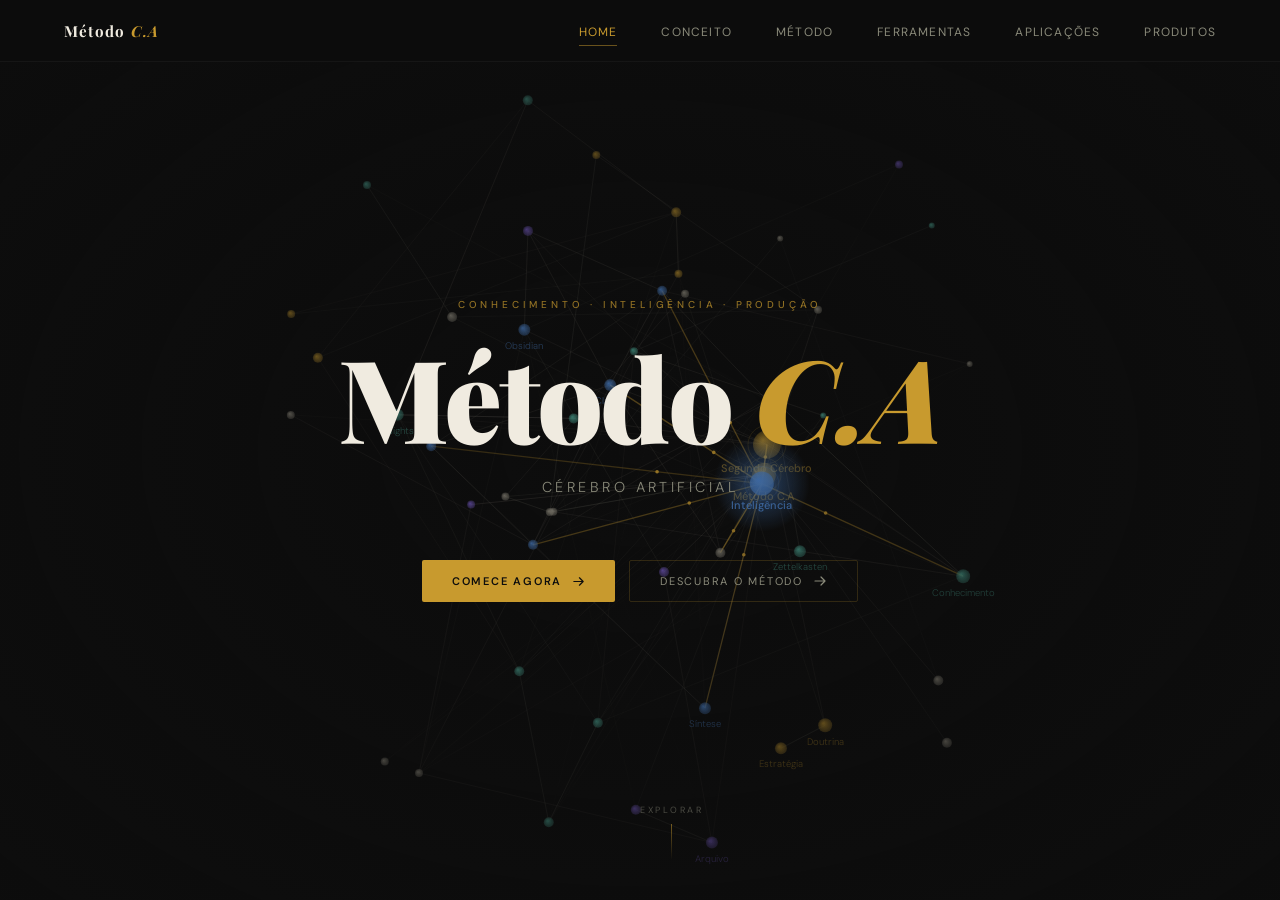
<file: index.html>
<!DOCTYPE html>
<html lang="pt-BR">
<head>
<meta charset="UTF-8">
<meta name="viewport" content="width=device-width, initial-scale=1.0">
<title>Método C.A — Cérebro Artificial</title>
<meta name="description" content="O Método C.A é um sistema de Cérebro Artificial — extensão cognitiva para profissionais do conhecimento capturarem, organizarem e amplificarem o que sabem.">
<link rel="canonical" href="https://franklingmendes.com/">
<link href="https://fonts.googleapis.com/css2?family=Playfair+Display:ital,wght@0,700;0,900;1,700&family=DM+Sans:wght@300;400;500;600&display=swap" rel="stylesheet">
<link rel="stylesheet" href="/assets/styles.css">
</head>
<body data-page="home">

<canvas id="graph-canvas" aria-hidden="true"></canvas>

<nav>
  <a class="nav-logo" href="/">Método <em>C.A</em></a>
  <ul class="nav-links">
    <li><a href="/"             id="nav-home"        class="active">Home</a></li>
    <li><a href="/conceito/"    id="nav-conceito">Conceito</a></li>
    <li><a href="/metodo/"      id="nav-metodo">Método</a></li>
    <li><a href="/ferramentas/" id="nav-ferramentas">Ferramentas</a></li>
    <li><a href="/aplicacoes/"  id="nav-aplicacoes">Aplicações</a></li>
    <li><a href="/produtos/"    id="nav-produtos">Produtos</a></li>
  </ul>
</nav>

<div class="page" id="page-home">
  <div class="home-content">
    <p class="home-eyebrow">Conhecimento · Inteligência · Produção</p>
    <h1 class="home-title">Método <em>C.A</em></h1>
    <p class="home-tagline">Cérebro Artificial</p>
    <div style="display:flex;gap:14px;flex-wrap:wrap;justify-content:center;margin-top:4rem;animation:fadeUp 1.8s 0.5s ease both;opacity:0;">
      <a class="btn-comece" href="/cadastro/">
        Comece Agora
        <svg width="13" height="13" viewBox="0 0 14 14" fill="none">
          <path d="M2 7h10M8 3l4 4-4 4" stroke="currentColor" stroke-width="1.3" stroke-linecap="round" stroke-linejoin="round"/>
        </svg>
      </a>
      <a class="home-enter" style="margin-top:0;text-decoration:none;" href="/conceito/">
        Descubra o Método
        <svg width="14" height="14" viewBox="0 0 14 14" fill="none">
          <path d="M2 7h10M8 3l4 4-4 4" stroke="currentColor" stroke-width="1.2" stroke-linecap="round" stroke-linejoin="round"/>
        </svg>
      </a>
    </div>
  </div>
  <div class="scroll-hint">
    <span>Explorar</span>
    <div class="scroll-line"></div>
  </div>
</div>

<script src="/assets/app.js"></script>
</body>
</html>
</file>
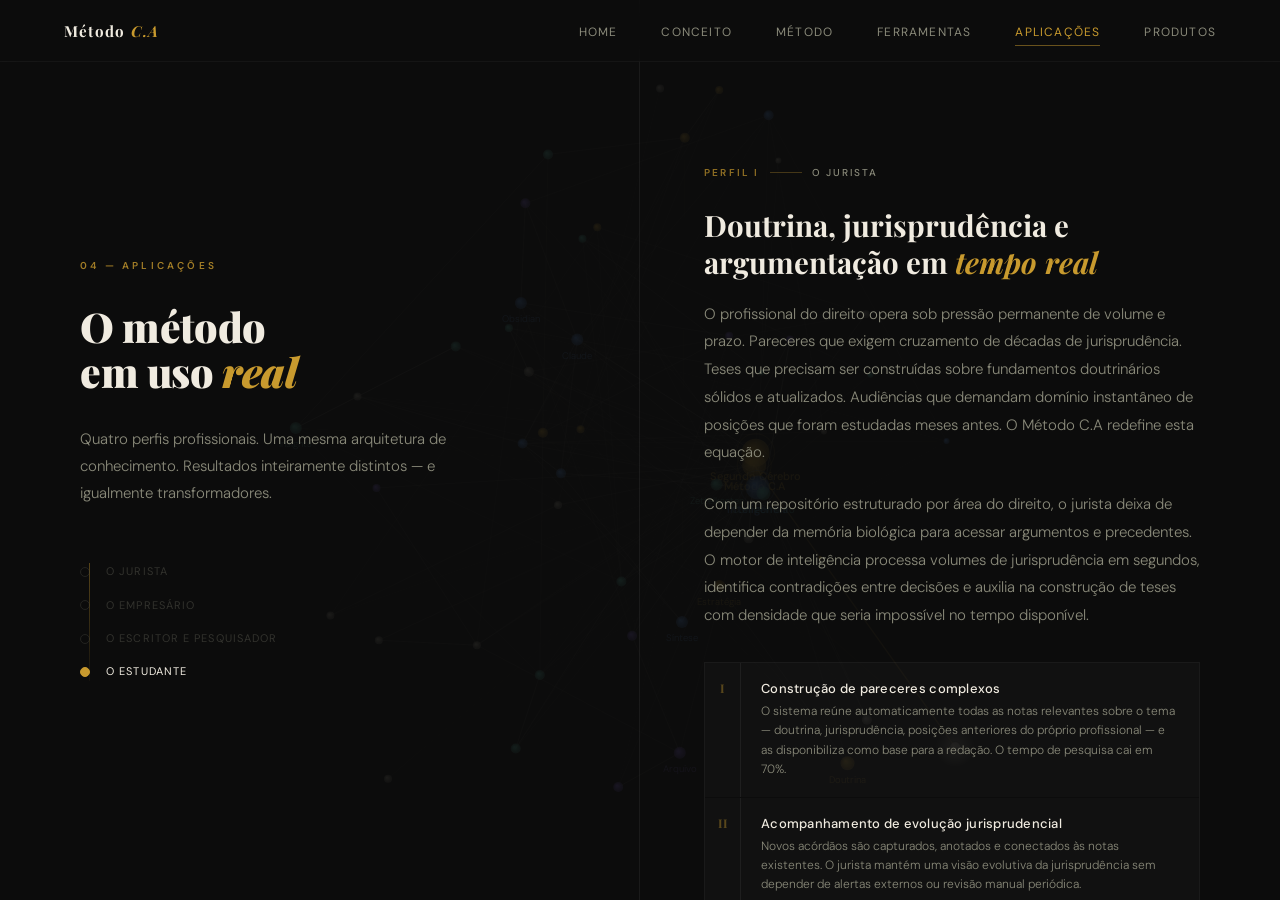
<file: aplicacoes/index.html>
<!DOCTYPE html>
<html lang="pt-BR">
<head>
<meta charset="UTF-8">
<meta name="viewport" content="width=device-width, initial-scale=1.0">
<title>Aplicações — Método C.A</title>
<meta name="description" content="O Método C.A em uso real: jurista, empresário, escritor, pesquisador e estudante.">
<link rel="canonical" href="https://franklingmendes.com/aplicacoes/">
<link href="https://fonts.googleapis.com/css2?family=Playfair+Display:ital,wght@0,700;0,900;1,700&family=DM+Sans:wght@300;400;500;600&display=swap" rel="stylesheet">
<link rel="stylesheet" href="/assets/styles.css">
</head>
<body data-page="aplicacoes">

<canvas id="graph-canvas" aria-hidden="true"></canvas>

<nav>
  <a class="nav-logo" href="/">Método <em>C.A</em></a>
  <ul class="nav-links">
    <li><a href="/"             id="nav-home">Home</a></li>
    <li><a href="/conceito/"    id="nav-conceito">Conceito</a></li>
    <li><a href="/metodo/"      id="nav-metodo">Método</a></li>
    <li><a href="/ferramentas/" id="nav-ferramentas">Ferramentas</a></li>
    <li><a href="/aplicacoes/"  id="nav-aplicacoes"  class="active">Aplicações</a></li>
    <li><a href="/produtos/"    id="nav-produtos">Produtos</a></li>
  </ul>
</nav>

<div class="page" id="page-aplicacoes">
  <div class="aplic-wrap">

    <div class="aplic-left">
      <p class="aplic-section-label">04 — Aplicações</p>
      <h2 class="aplic-heading">O método<br>em uso <em>real</em></h2>
      <p class="aplic-lead">
        Quatro perfis profissionais. Uma mesma arquitetura de conhecimento.
        Resultados inteiramente distintos — e igualmente transformadores.
      </p>
      <div class="aplic-index">
        <div class="ai-item active" onclick="scrollToAplic(0)">
          <div class="ai-dot"></div>
          <span class="ai-label">O Jurista</span>
        </div>
        <div class="ai-item" onclick="scrollToAplic(1)">
          <div class="ai-dot"></div>
          <span class="ai-label">O Empresário</span>
        </div>
        <div class="ai-item" onclick="scrollToAplic(2)">
          <div class="ai-dot"></div>
          <span class="ai-label">O Escritor e Pesquisador</span>
        </div>
        <div class="ai-item" onclick="scrollToAplic(3)">
          <div class="ai-dot"></div>
          <span class="ai-label">O Estudante</span>
        </div>
      </div>
    </div>

    <div class="aplic-right" id="aplic-scroll">

      <div class="aplic-block" data-aplic="0">
        <div class="ab-profile-tag">
          <span class="ab-profile-num">Perfil I</span>
          <div class="ab-profile-line"></div>
          <span class="ab-profile-name">O Jurista</span>
        </div>
        <h3 class="ab-title">Doutrina, jurisprudência e<br>argumentação em <em>tempo real</em></h3>
        <p class="ab-body">
          O profissional do direito opera sob pressão permanente de volume e prazo.
          Pareceres que exigem cruzamento de décadas de jurisprudência. Teses que
          precisam ser construídas sobre fundamentos doutrinários sólidos e atualizados.
          Audiências que demandam domínio instantâneo de posições que foram estudadas
          meses antes. O Método C.A redefine esta equação.
        </p>
        <p class="ab-body">
          Com um repositório estruturado por área do direito, o jurista deixa de
          depender da memória biológica para acessar argumentos e precedentes.
          O motor de inteligência processa volumes de jurisprudência em segundos,
          identifica contradições entre decisões e auxilia na construção de teses
          com densidade que seria impossível no tempo disponível.
        </p>
        <div class="ab-scenarios">
          <div class="ab-scenario">
            <div class="ab-scenario-idx">I</div>
            <div class="ab-scenario-content">
              <div class="ab-scenario-title">Construção de pareceres complexos</div>
              <div class="ab-scenario-desc">O sistema reúne automaticamente todas as notas relevantes sobre o tema — doutrina, jurisprudência, posições anteriores do próprio profissional — e as disponibiliza como base para a redação. O tempo de pesquisa cai em 70%.</div>
            </div>
          </div>
          <div class="ab-scenario">
            <div class="ab-scenario-idx">II</div>
            <div class="ab-scenario-content">
              <div class="ab-scenario-title">Acompanhamento de evolução jurisprudencial</div>
              <div class="ab-scenario-desc">Novos acórdãos são capturados, anotados e conectados às notas existentes. O jurista mantém uma visão evolutiva da jurisprudência sem depender de alertas externos ou revisão manual periódica.</div>
            </div>
          </div>
          <div class="ab-scenario">
            <div class="ab-scenario-idx">III</div>
            <div class="ab-scenario-content">
              <div class="ab-scenario-title">Preparo para audiências e sustentações</div>
              <div class="ab-scenario-desc">O motor de inteligência simula questionamentos e contrapontos com base no repositório de argumentação, permitindo que o profissional antecipe objeções e refine posições antes de qualquer exposição pública.</div>
            </div>
          </div>
        </div>
        <div class="ab-quote">
          <p>"Conhecimento jurídico acumulado sem organização é erudição estéril. Com organização, é vantagem competitiva."</p>
        </div>
      </div>

      <div class="aplic-block" data-aplic="1">
        <div class="ab-profile-tag">
          <span class="ab-profile-num">Perfil II</span>
          <div class="ab-profile-line"></div>
          <span class="ab-profile-name">O Empresário</span>
        </div>
        <h3 class="ab-title">Decisões estratégicas com<br><em>contexto histórico completo</em></h3>
        <p class="ab-body">
          O empresário que decide sem contexto histórico repete erros que já cometeu
          — ou que outros cometeram antes dele. Reuniões de conselho sem registro
          estruturado. Estratégias construídas sem memória das premissas que as
          fundamentaram. Análises de mercado que existem por meses antes de serem
          descartadas sem aproveitamento.
        </p>
        <p class="ab-body">
          Com o Método C.A, cada decisão estratégica relevante é registrada com
          seu contexto, premissas e resultados. O repositório torna-se uma memória
          institucional pessoal — acessível em segundos, consultável pela IA,
          que identifica padrões e inconsistências que escapariam a qualquer análise manual.
        </p>
        <div class="ab-scenarios">
          <div class="ab-scenario">
            <div class="ab-scenario-idx">I</div>
            <div class="ab-scenario-content">
              <div class="ab-scenario-title">Memória estratégica de longo prazo</div>
              <div class="ab-scenario-desc">Decisões, premissas e resultados são registrados de forma estruturada. Ao revisitar uma área de negócio, o empresário tem acesso imediato ao histórico completo de raciocínio que fundamentou escolhas anteriores.</div>
            </div>
          </div>
          <div class="ab-scenario">
            <div class="ab-scenario-idx">II</div>
            <div class="ab-scenario-content">
              <div class="ab-scenario-title">Análise acelerada de oportunidades</div>
              <div class="ab-scenario-desc">Relatórios de mercado, teses de investimento e benchmarks competitivos são processados pelo motor de inteligência e cruzados com o histórico do repositório, gerando análises que levam horas em minutos.</div>
            </div>
          </div>
          <div class="ab-scenario">
            <div class="ab-scenario-idx">III</div>
            <div class="ab-scenario-content">
              <div class="ab-scenario-title">Preparo para negociações e conselhos</div>
              <div class="ab-scenario-desc">O sistema reúne todo o contexto relevante de uma negociação — histórico, posições, interesses das partes, precedentes — e permite que o empresário entre em qualquer reunião com domínio total do material.</div>
            </div>
          </div>
        </div>
        <div class="ab-quote">
          <p>"Liderança de alta performance é, em grande parte, uma questão de qualidade de contexto no momento da decisão."</p>
        </div>
      </div>

      <div class="aplic-block" data-aplic="2">
        <div class="ab-profile-tag">
          <span class="ab-profile-num">Perfil III</span>
          <div class="ab-profile-line"></div>
          <span class="ab-profile-name">O Escritor e o Pesquisador</span>
        </div>
        <h3 class="ab-title">Anos de leitura convertidos<br>em <em>obra estruturada</em></h3>
        <p class="ab-body">
          Escritores e pesquisadores vivem um paradoxo particular: quanto mais leem,
          mais difícil se torna localizar e articular o que já sabem. Fichamentos
          dispersos. Referências anotadas em sistemas incompatíveis. Insights
          registrados em formatos que não dialogam entre si. O momento de escrever
          é frequentemente o momento de redescobrir o que já se sabia — e isso tem um custo.
        </p>
        <p class="ab-body">
          O repositório estruturado pelo Método C.A transforma anos de leitura em
          material imediatamente acessível e produtivo. O motor de inteligência
          navega pelo acervo pessoal, identifica conexões entre autores e teorias
          que o pesquisador não havia aproximado e produz sínteses que alimentam
          o processo criativo em vez de substituí-lo.
        </p>
        <div class="ab-scenarios">
          <div class="ab-scenario">
            <div class="ab-scenario-idx">I</div>
            <div class="ab-scenario-content">
              <div class="ab-scenario-title">Gestão de referências e anotações</div>
              <div class="ab-scenario-desc">Todo material lido é capturado com suas passagens relevantes, contexto de leitura e primeiras interpretações. O acervo cresce de forma organizada, buscável e conectada — sem depender de sistemas externos de referência.</div>
            </div>
          </div>
          <div class="ab-scenario">
            <div class="ab-scenario-idx">II</div>
            <div class="ab-scenario-content">
              <div class="ab-scenario-title">Identificação de lacunas e conexões</div>
              <div class="ab-scenario-desc">O motor de inteligência mapeia o repositório e identifica áreas onde a pesquisa está densa e áreas onde há lacunas — além de conexões entre autores e temas que o pesquisador não havia percebido explicitamente.</div>
            </div>
          </div>
          <div class="ab-scenario">
            <div class="ab-scenario-idx">III</div>
            <div class="ab-scenario-content">
              <div class="ab-scenario-title">Redação progressiva e estruturada</div>
              <div class="ab-scenario-desc">Capítulos e artigos são construídos progressivamente a partir de clusters de notas, com o motor de inteligência gerando rascunhos que o autor refina — mantendo a voz e o argumento, acelerando a execução.</div>
            </div>
          </div>
        </div>
        <div class="ab-quote">
          <p>"Uma obra de não-ficção é, antes de tudo, um problema de organização. Quem organiza melhor, escreve melhor."</p>
        </div>
      </div>

      <div class="aplic-block" data-aplic="3">
        <div class="ab-profile-tag">
          <span class="ab-profile-num">Perfil IV</span>
          <div class="ab-profile-line"></div>
          <span class="ab-profile-name">O Estudante</span>
        </div>
        <h3 class="ab-title">Volume de conteúdo convertido<br>em <em>domínio real</em></h3>
        <p class="ab-body">
          O estudante de alta performance não é o que mais horas estuda — é o que
          converte o tempo de estudo em compreensão durável com maior eficiência.
          A maioria dos métodos de estudo tradicionais produz retenção de curto prazo:
          adequada para provas, inadequada para o exercício profissional que virá depois.
        </p>
        <p class="ab-body">
          O Método C.A muda a natureza do estudo. Em vez de acumular anotações
          lineares por disciplina, o estudante constrói um repositório de conceitos
          interconectados — onde cada novo aprendizado se ancora no que já existe.
          O motor de inteligência atua como um professor disponível a qualquer hora,
          capaz de explicar, questionar, simular provas e identificar os pontos
          onde a compreensão ainda é superficial.
        </p>
        <div class="ab-scenarios">
          <div class="ab-scenario">
            <div class="ab-scenario-idx">I</div>
            <div class="ab-scenario-content">
              <div class="ab-scenario-title">Construção de base conceitual permanente</div>
              <div class="ab-scenario-desc">Conceitos são registrados com suas definições, exemplos, exceções e conexões com outros conceitos. O conhecimento acumula-se de forma estruturada — não desaparece após cada avaliação.</div>
            </div>
          </div>
          <div class="ab-scenario">
            <div class="ab-scenario-idx">II</div>
            <div class="ab-scenario-content">
              <div class="ab-scenario-title">Revisão ativa com interrogação pela IA</div>
              <div class="ab-scenario-desc">O motor de inteligência gera questões baseadas no conteúdo do repositório pessoal do estudante — não questões genéricas, mas interrogações calibradas ao que já foi estudado e ao que ainda está impreciso.</div>
            </div>
          </div>
          <div class="ab-scenario">
            <div class="ab-scenario-idx">III</div>
            <div class="ab-scenario-content">
              <div class="ab-scenario-title">Preparação para concursos e exames de alta exigência</div>
              <div class="ab-scenario-desc">O sistema reúne em segundos todo o material registrado sobre um tema específico, elimina a busca dispersa e permite que o tempo de preparação seja dedicado ao raciocínio — não à logística de estudo.</div>
            </div>
          </div>
        </div>
        <div class="ab-quote">
          <p>"Estudar é construir estrutura mental. Quem tem sistema, aprende mais rápido — e retém por mais tempo."</p>
        </div>
      </div>

      <div class="aplic-cta-final">
        <p class="aplic-cta-eyebrow">O sistema está descrito. A decisão é sua.</p>
        <h3 class="aplic-cta-headline">
          O Método C.A existe para quem trata<br>o conhecimento como <em>capital</em>.
        </h3>
        <p class="aplic-cta-body">
          Não é uma solução para todos. É uma arquitetura para profissionais que
          já perceberam que a vantagem competitiva mais durável não vem de trabalhar
          mais horas — vem de pensar com mais estrutura, profundidade e velocidade.
        </p>
        <div class="aplic-cta-buttons">
          <a class="btn-comece" href="/cadastro/">
            Comece Agora
            <svg width="13" height="13" viewBox="0 0 14 14" fill="none">
              <path d="M2 7h10M8 3l4 4-4 4" stroke="currentColor" stroke-width="1.3" stroke-linecap="round" stroke-linejoin="round"/>
            </svg>
          </a>
        </div>
      </div>

    </div>
  </div>
</div>

<script src="/assets/app.js"></script>
</body>
</html>
</file>
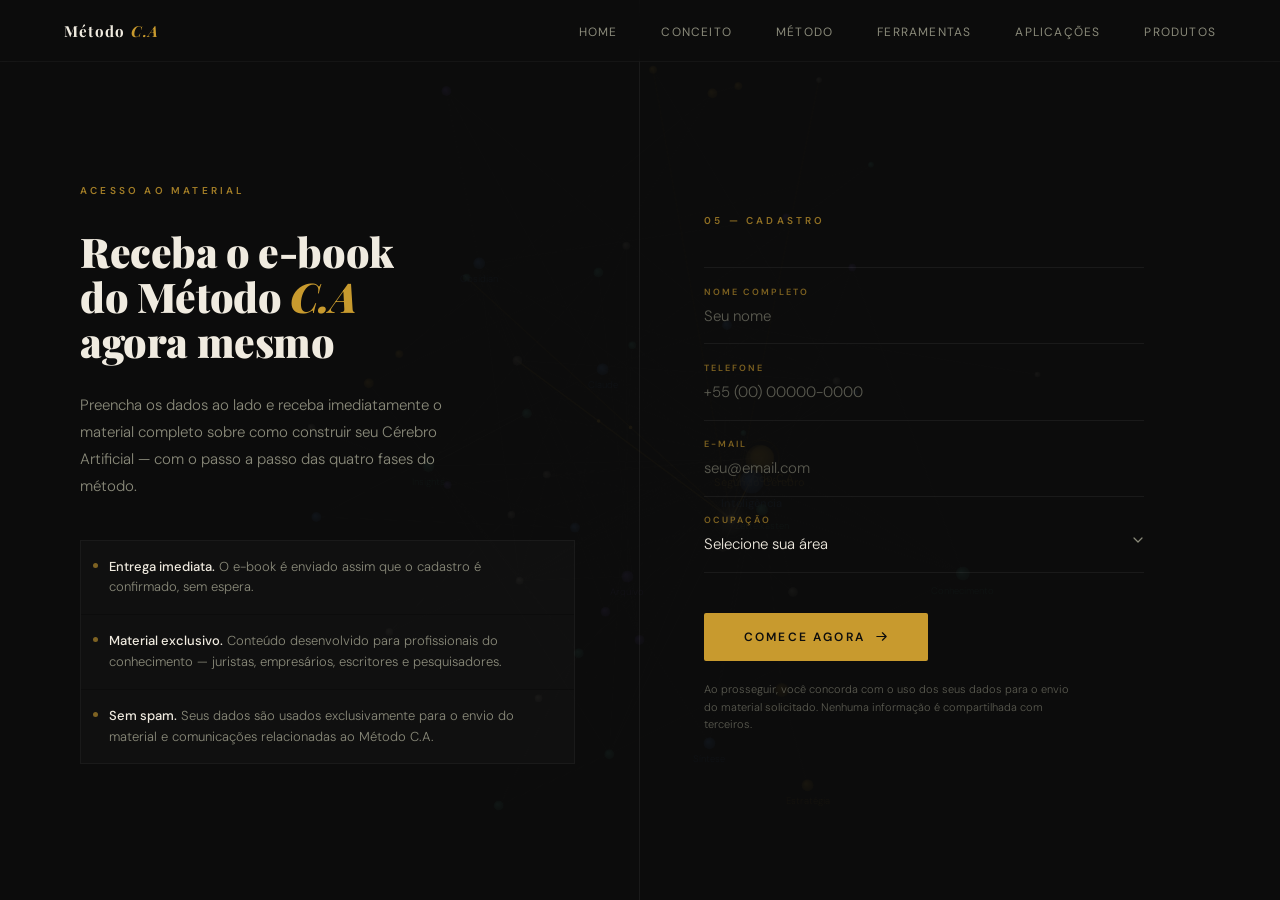
<file: cadastro/index.html>
<!DOCTYPE html>
<html lang="pt-BR">
<head>
<meta charset="UTF-8">
<meta name="viewport" content="width=device-width, initial-scale=1.0">
<title>Cadastro — Método C.A</title>
<meta name="description" content="Receba o e-book do Método C.A — material completo sobre como construir seu Cérebro Artificial.">
<link rel="canonical" href="https://franklingmendes.com/cadastro/">
<link href="https://fonts.googleapis.com/css2?family=Playfair+Display:ital,wght@0,700;0,900;1,700&family=DM+Sans:wght@300;400;500;600&display=swap" rel="stylesheet">
<link rel="stylesheet" href="/assets/styles.css">
</head>
<body data-page="cadastro">

<canvas id="graph-canvas" aria-hidden="true"></canvas>

<nav>
  <a class="nav-logo" href="/">Método <em>C.A</em></a>
  <ul class="nav-links">
    <li><a href="/"             id="nav-home">Home</a></li>
    <li><a href="/conceito/"    id="nav-conceito">Conceito</a></li>
    <li><a href="/metodo/"      id="nav-metodo">Método</a></li>
    <li><a href="/ferramentas/" id="nav-ferramentas">Ferramentas</a></li>
    <li><a href="/aplicacoes/"  id="nav-aplicacoes">Aplicações</a></li>
    <li><a href="/produtos/"    id="nav-produtos">Produtos</a></li>
  </ul>
</nav>

<div class="page" id="page-cadastro">
  <div class="cadastro-wrap">

    <div class="cadastro-left">
      <p class="cad-eyebrow">Acesso ao Material</p>
      <h2 class="cad-heading">Receba o e-book<br>do Método <em>C.A</em><br>agora mesmo</h2>
      <p class="cad-lead">
        Preencha os dados ao lado e receba imediatamente o material
        completo sobre como construir seu Cérebro Artificial — com
        o passo a passo das quatro fases do método.
      </p>

      <div class="cad-promise">
        <div class="cad-promise-item">
          <div class="cad-promise-mark"></div>
          <p class="cad-promise-text"><strong>Entrega imediata.</strong> O e-book é enviado assim que o cadastro é confirmado, sem espera.</p>
        </div>
        <div class="cad-promise-item">
          <div class="cad-promise-mark"></div>
          <p class="cad-promise-text"><strong>Material exclusivo.</strong> Conteúdo desenvolvido para profissionais do conhecimento — juristas, empresários, escritores e pesquisadores.</p>
        </div>
        <div class="cad-promise-item">
          <div class="cad-promise-mark"></div>
          <p class="cad-promise-text"><strong>Sem spam.</strong> Seus dados são usados exclusivamente para o envio do material e comunicações relacionadas ao Método C.A.</p>
        </div>
      </div>
    </div>

    <div class="cadastro-right">
      <p class="cad-form-label">05 — Cadastro</p>

      <form class="cad-form" id="cad-form" onsubmit="submitCadastro(event)">

        <div class="cad-field">
          <label class="cad-label" for="cad-nome">Nome completo</label>
          <input class="cad-input" id="cad-nome" type="text"
            placeholder="Seu nome" autocomplete="name" required />
        </div>

        <div class="cad-field">
          <label class="cad-label" for="cad-tel">Telefone</label>
          <input class="cad-input" id="cad-tel" type="tel"
            placeholder="+55 (00) 00000-0000" autocomplete="tel" required />
        </div>

        <div class="cad-field">
          <label class="cad-label" for="cad-email">E-mail</label>
          <input class="cad-input" id="cad-email" type="email"
            placeholder="seu@email.com" autocomplete="email" required />
        </div>

        <div class="cad-field" style="position:relative;">
          <label class="cad-label" for="cad-ocup">Ocupação</label>
          <select class="cad-select" id="cad-ocup" required>
            <option value="" disabled selected>Selecione sua área</option>
            <option value="Jurista / Advogado">Jurista / Advogado</option>
            <option value="Empresário / Executivo">Empresário / Executivo</option>
            <option value="Escritor / Jornalista">Escritor / Jornalista</option>
            <option value="Pesquisador / Acadêmico">Pesquisador / Acadêmico</option>
            <option value="Estudante">Estudante</option>
            <option value="Gestor / Consultor">Gestor / Consultor</option>
            <option value="Outra">Outra</option>
          </select>
          <span class="cad-select-arrow">
            <svg width="12" height="12" viewBox="0 0 12 12" fill="none">
              <path d="M2 4l4 4 4-4" stroke="currentColor" stroke-width="1.2" stroke-linecap="round" stroke-linejoin="round"/>
            </svg>
          </span>
        </div>

        <div class="cad-form-footer">

          <div class="cad-loading" id="cad-loading">
            <div class="cad-spinner"></div>
            <span class="cad-loading-text">Registrando seu acesso...</span>
          </div>

          <div class="cad-feedback" id="cad-success">
            <div class="cad-feedback-icon success">
              <svg width="16" height="16" viewBox="0 0 16 16" fill="none">
                <path d="M3 8l4 4 6-7" stroke="rgba(80,180,160,0.9)" stroke-width="1.5" stroke-linecap="round" stroke-linejoin="round"/>
              </svg>
            </div>
            <div>
              <div class="cad-feedback-title">Acesso confirmado</div>
              <div class="cad-feedback-body">O e-book do Método C.A foi enviado para o seu e-mail. Verifique também a pasta de spam caso não encontre na caixa de entrada.</div>
            </div>
          </div>

          <div class="cad-feedback" id="cad-error">
            <div class="cad-feedback-icon error">
              <svg width="16" height="16" viewBox="0 0 16 16" fill="none">
                <path d="M8 4v5M8 11v1" stroke="rgba(220,80,80,0.9)" stroke-width="1.5" stroke-linecap="round"/>
              </svg>
            </div>
            <div>
              <div class="cad-feedback-title">Erro ao registrar</div>
              <div class="cad-feedback-body" id="cad-error-msg">Ocorreu um problema ao salvar seu cadastro. Tente novamente ou entre em contato.</div>
            </div>
          </div>

          <button class="cad-submit" id="cad-btn" type="submit">
            Comece Agora
            <svg width="13" height="13" viewBox="0 0 14 14" fill="none">
              <path d="M2 7h10M8 3l4 4-4 4" stroke="currentColor" stroke-width="1.3" stroke-linecap="round" stroke-linejoin="round"/>
            </svg>
          </button>

          <p class="cad-legal">
            Ao prosseguir, você concorda com o uso dos seus dados para
            o envio do material solicitado. Nenhuma informação é
            compartilhada com terceiros.
          </p>
        </div>
      </form>
    </div>

  </div>
</div>

<script src="/assets/app.js"></script>
</body>
</html>
</file>
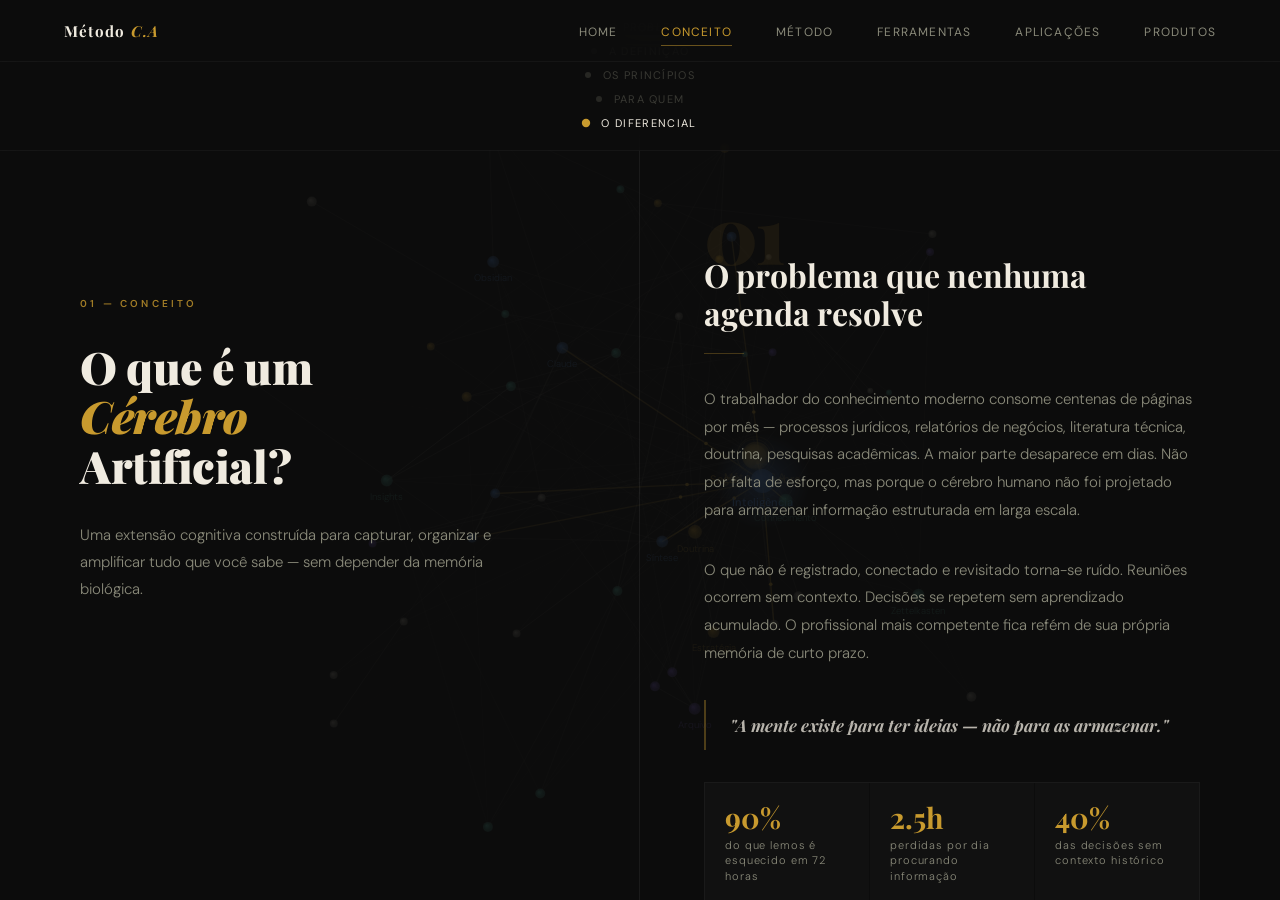
<file: conceito/index.html>
<!DOCTYPE html>
<html lang="pt-BR">
<head>
<meta charset="UTF-8">
<meta name="viewport" content="width=device-width, initial-scale=1.0">
<title>Conceito — Método C.A</title>
<meta name="description" content="O que é um Cérebro Artificial: extensão cognitiva, princípios e diferencial do Método C.A.">
<link rel="canonical" href="https://franklingmendes.com/conceito/">
<link href="https://fonts.googleapis.com/css2?family=Playfair+Display:ital,wght@0,700;0,900;1,700&family=DM+Sans:wght@300;400;500;600&display=swap" rel="stylesheet">
<link rel="stylesheet" href="/assets/styles.css">
</head>
<body data-page="conceito">

<canvas id="graph-canvas" aria-hidden="true"></canvas>

<nav>
  <a class="nav-logo" href="/">Método <em>C.A</em></a>
  <ul class="nav-links">
    <li><a href="/"             id="nav-home">Home</a></li>
    <li><a href="/conceito/"    id="nav-conceito"    class="active">Conceito</a></li>
    <li><a href="/metodo/"      id="nav-metodo">Método</a></li>
    <li><a href="/ferramentas/" id="nav-ferramentas">Ferramentas</a></li>
    <li><a href="/aplicacoes/"  id="nav-aplicacoes">Aplicações</a></li>
    <li><a href="/produtos/"    id="nav-produtos">Produtos</a></li>
  </ul>
</nav>

<div class="page" id="page-conceito">
  <div class="conceito-wrap">

    <div class="conceito-left">
      <p class="conceito-section-label">01 — Conceito</p>
      <h2 class="conceito-heading">O que é um<br><em>Cérebro</em><br>Artificial?</h2>
      <p class="conceito-lead">
        Uma extensão cognitiva construída para capturar, organizar e
        amplificar tudo que você sabe — sem depender da memória biológica.
      </p>

      <nav class="conceito-progress" aria-label="Seções">
        <div class="prog-item active" onclick="scrollToBlock(0)">
          <div class="prog-dot"></div>
          <span class="prog-label">O Problema</span>
        </div>
        <div class="prog-item" onclick="scrollToBlock(1)">
          <div class="prog-dot"></div>
          <span class="prog-label">A Definição</span>
        </div>
        <div class="prog-item" onclick="scrollToBlock(2)">
          <div class="prog-dot"></div>
          <span class="prog-label">Os Princípios</span>
        </div>
        <div class="prog-item" onclick="scrollToBlock(3)">
          <div class="prog-dot"></div>
          <span class="prog-label">Para Quem</span>
        </div>
        <div class="prog-item" onclick="scrollToBlock(4)">
          <div class="prog-dot"></div>
          <span class="prog-label">O Diferencial</span>
        </div>
      </nav>
    </div>

    <div class="conceito-right" id="conceito-scroll">

      <div class="concept-block" data-block="0">
        <div class="cb-number">01</div>
        <h3 class="cb-title">O problema que nenhuma<br>agenda resolve</h3>
        <div class="cb-divider"></div>
        <p class="cb-body">
          O trabalhador do conhecimento moderno consome centenas de páginas por mês —
          processos jurídicos, relatórios de negócios, literatura técnica, doutrina,
          pesquisas acadêmicas. A maior parte desaparece em dias. Não por falta de
          esforço, mas porque o cérebro humano não foi projetado para armazenar
          informação estruturada em larga escala.
        </p>
        <p class="cb-body">
          O que não é registrado, conectado e revisitado torna-se ruído. Reuniões
          ocorrem sem contexto. Decisões se repetem sem aprendizado acumulado.
          O profissional mais competente fica refém de sua própria memória de curto prazo.
        </p>
        <div class="cb-quote">
          <p>"A mente existe para ter ideias — não para as armazenar."</p>
        </div>
        <div class="cb-stats">
          <div class="cb-stat">
            <div class="cb-stat-num">90%</div>
            <div class="cb-stat-label">do que lemos é esquecido em 72 horas</div>
          </div>
          <div class="cb-stat">
            <div class="cb-stat-num">2.5h</div>
            <div class="cb-stat-label">perdidas por dia procurando informação</div>
          </div>
          <div class="cb-stat">
            <div class="cb-stat-num">40%</div>
            <div class="cb-stat-label">das decisões sem contexto histórico</div>
          </div>
        </div>
      </div>

      <div class="concept-block" data-block="1">
        <div class="cb-number">02</div>
        <h3 class="cb-title">Um sistema vivo de<br><em>conhecimento pessoal</em></h3>
        <div class="cb-divider"></div>
        <p class="cb-body">
          Um Cérebro Artificial — ou segundo cérebro — é um sistema externo, digital
          e pessoal que funciona como extensão cognitiva de quem o constrói. Não é
          uma pasta de arquivos. Não é um bloco de notas. É uma estrutura viva onde
          cada ideia se conecta a outra, onde o conhecimento se acumula e se torna
          produtivo com o tempo.
        </p>
        <p class="cb-body">
          Diferente de ferramentas de produtividade convencionais, o Método C.A
          integra captura de conhecimento, organização semântica e amplificação
          por inteligência artificial — formando um ciclo contínuo entre o que você
          aprende e o que você produz.
        </p>
        <div class="cb-quote">
          <p>"Não basta ler. É preciso construir uma arquitetura do que se sabe."</p>
        </div>
      </div>

      <div class="concept-block" data-block="2">
        <div class="cb-number">03</div>
        <h3 class="cb-title">Os três princípios<br>que sustentam o método</h3>
        <div class="cb-divider"></div>
        <p class="cb-body">
          <strong style="color:var(--light); font-weight:500;">Capturar.</strong> Toda informação relevante é registrada no momento em que surge —
          sem fricção, sem adiamento. Uma ideia não capturada é uma ideia perdida.
        </p>
        <p class="cb-body">
          <strong style="color:var(--light); font-weight:500;">Conectar.</strong> O valor não está nos dados isolados, mas nas relações entre eles.
          Conceitos jurídicos dialogam com casos práticos. Estratégias empresariais
          se vinculam a referências históricas. O conhecimento torna-se uma rede,
          não uma lista.
        </p>
        <p class="cb-body">
          <strong style="color:var(--light); font-weight:500;">Amplificar.</strong> A inteligência artificial atua sobre esse repositório pessoal
          como um interlocutor treinado no seu próprio pensamento — aprofundando
          análises, gerando sínteses e acelerando a produção intelectual sem substituir
          o raciocínio humano.
        </p>
      </div>

      <div class="concept-block" data-block="3">
        <div class="cb-number">04</div>
        <h3 class="cb-title">Para quem este<br><em>método foi desenhado</em></h3>
        <div class="cb-divider"></div>
        <p class="cb-body">
          O Método C.A foi concebido para profissionais cujo principal ativo é o
          conhecimento — e cuja produção depende diretamente da capacidade de
          organizar, recuperar e articular o que sabem.
        </p>
        <p class="cb-body">
          Juristas que precisam cruzar doutrina, jurisprudência e argumentação em
          tempo real. Empresários que tomam decisões estratégicas em contextos de
          alta complexidade e incerteza. Escritores e pesquisadores que constroem
          obras a partir de anos de leitura e investigação. Estudantes que precisam
          converter volume de conteúdo em domínio real de conhecimento.
        </p>
        <div class="cb-profiles">
          <span class="cb-tag">Juristas</span>
          <span class="cb-tag">Empresários</span>
          <span class="cb-tag">Escritores</span>
          <span class="cb-tag">Pesquisadores</span>
          <span class="cb-tag">Estudantes</span>
          <span class="cb-tag">Gestores</span>
        </div>
      </div>

      <div class="concept-block" data-block="4">
        <div class="cb-number">05</div>
        <h3 class="cb-title">O que distingue o Método C.A<br>de qualquer outra abordagem</h3>
        <div class="cb-divider"></div>
        <p class="cb-body">
          A maioria dos sistemas de organização pessoal trata o conhecimento como
          arquivo — algo que se guarda e eventualmente se recupera. O Método C.A
          trata o conhecimento como capital — algo que se investe, se conecta e
          gera retorno composto com o tempo.
        </p>
        <p class="cb-body">
          Quanto mais você usa o sistema, mais ele entende o seu pensamento.
          Quanto mais você registra, mais conexões emergem. Quanto mais conexões
          emergem, mais a inteligência artificial consegue operar com precisão
          sobre o seu contexto específico — e não sobre generalidades.
        </p>
        <div class="cb-quote">
          <p>"Conhecimento composto: cada ideia registrada aumenta o valor de todas as outras."</p>
        </div>
      </div>

      <div class="conceito-cta">
        <p class="conceito-cta-label">Próximo passo</p>
        <p class="conceito-cta-text">Conheça o <em>Método</em> — como estruturar seu Cérebro Artificial do zero ao avançado.</p>
        <div style="display:flex;gap:12px;flex-wrap:wrap;">
          <a class="btn-gold" href="/metodo/">
            Ver o Método
            <svg width="13" height="13" viewBox="0 0 14 14" fill="none">
              <path d="M2 7h10M8 3l4 4-4 4" stroke="currentColor" stroke-width="1.3" stroke-linecap="round" stroke-linejoin="round"/>
            </svg>
          </a>
          <a class="btn-comece" href="/cadastro/">
            Comece Agora
            <svg width="13" height="13" viewBox="0 0 14 14" fill="none">
              <path d="M2 7h10M8 3l4 4-4 4" stroke="currentColor" stroke-width="1.3" stroke-linecap="round" stroke-linejoin="round"/>
            </svg>
          </a>
        </div>
      </div>

    </div>
  </div>
</div>

<script src="/assets/app.js"></script>
</body>
</html>
</file>
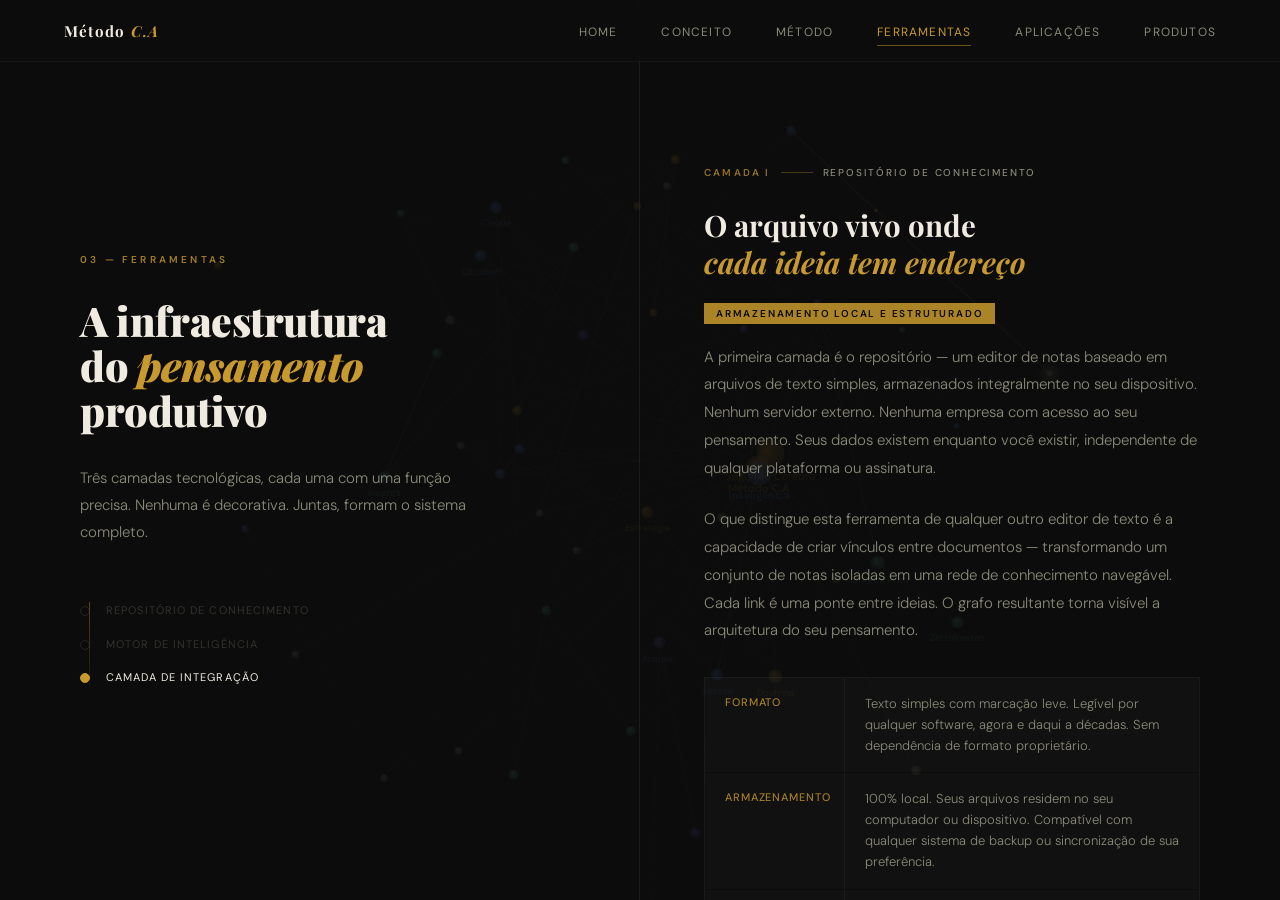
<file: ferramentas/index.html>
<!DOCTYPE html>
<html lang="pt-BR">
<head>
<meta charset="UTF-8">
<meta name="viewport" content="width=device-width, initial-scale=1.0">
<title>Ferramentas — Método C.A</title>
<meta name="description" content="A infraestrutura do pensamento produtivo: repositório de conhecimento, motor de inteligência e camada de integração.">
<link rel="canonical" href="https://franklingmendes.com/ferramentas/">
<link href="https://fonts.googleapis.com/css2?family=Playfair+Display:ital,wght@0,700;0,900;1,700&family=DM+Sans:wght@300;400;500;600&display=swap" rel="stylesheet">
<link rel="stylesheet" href="/assets/styles.css">
</head>
<body data-page="ferramentas">

<canvas id="graph-canvas" aria-hidden="true"></canvas>

<nav>
  <a class="nav-logo" href="/">Método <em>C.A</em></a>
  <ul class="nav-links">
    <li><a href="/"             id="nav-home">Home</a></li>
    <li><a href="/conceito/"    id="nav-conceito">Conceito</a></li>
    <li><a href="/metodo/"      id="nav-metodo">Método</a></li>
    <li><a href="/ferramentas/" id="nav-ferramentas" class="active">Ferramentas</a></li>
    <li><a href="/aplicacoes/"  id="nav-aplicacoes">Aplicações</a></li>
    <li><a href="/produtos/"    id="nav-produtos">Produtos</a></li>
  </ul>
</nav>

<div class="page" id="page-ferramentas">
  <div class="ferr-wrap">

    <div class="ferr-left">
      <p class="ferr-section-label">03 — Ferramentas</p>
      <h2 class="ferr-heading">A infra­estrutura<br>do <em>pensamento</em><br>produtivo</h2>
      <p class="ferr-lead">
        Três camadas tecnológicas, cada uma com uma função precisa.
        Nenhuma é decorativa. Juntas, formam o sistema completo.
      </p>
      <div class="ferr-index">
        <div class="fi-item active" onclick="scrollToFerr(0)">
          <div class="fi-dot"></div>
          <span class="fi-label">Repositório de Conhecimento</span>
        </div>
        <div class="fi-item" onclick="scrollToFerr(1)">
          <div class="fi-dot"></div>
          <span class="fi-label">Motor de Inteligência</span>
        </div>
        <div class="fi-item" onclick="scrollToFerr(2)">
          <div class="fi-dot"></div>
          <span class="fi-label">Camada de Integração</span>
        </div>
      </div>
    </div>

    <div class="ferr-right" id="ferr-scroll">

      <div class="ferr-block" data-ferr="0">
        <div class="fb-layer-tag">
          <span class="fb-layer-num">Camada I</span>
          <div class="fb-layer-line"></div>
          <span class="fb-layer-name">Repositório de Conhecimento</span>
        </div>
        <h3 class="fb-title">O arquivo vivo onde<br><em>cada ideia tem endereço</em></h3>
        <div class="fb-function">Armazenamento local e estruturado</div>
        <p class="fb-body">
          A primeira camada é o repositório — um editor de notas baseado em
          arquivos de texto simples, armazenados integralmente no seu dispositivo.
          Nenhum servidor externo. Nenhuma empresa com acesso ao seu pensamento.
          Seus dados existem enquanto você existir, independente de qualquer
          plataforma ou assinatura.
        </p>
        <p class="fb-body">
          O que distingue esta ferramenta de qualquer outro editor de texto é a
          capacidade de criar vínculos entre documentos — transformando um conjunto
          de notas isoladas em uma rede de conhecimento navegável. Cada link
          é uma ponte entre ideias. O grafo resultante torna visível a arquitetura
          do seu pensamento.
        </p>
        <div class="fb-specs">
          <div class="fb-spec">
            <div class="fb-spec-key">Formato</div>
            <div class="fb-spec-val">Texto simples com marcação leve. Legível por qualquer software, agora e daqui a décadas. Sem dependência de formato proprietário.</div>
          </div>
          <div class="fb-spec">
            <div class="fb-spec-key">Armazenamento</div>
            <div class="fb-spec-val">100% local. Seus arquivos residem no seu computador ou dispositivo. Compatível com qualquer sistema de backup ou sincronização de sua preferência.</div>
          </div>
          <div class="fb-spec">
            <div class="fb-spec-key">Conexões</div>
            <div class="fb-spec-val">Links bidirecionais entre documentos. Quando uma nota referencia outra, a referência aparece em ambas — revelando relações que você não havia percebido.</div>
          </div>
          <div class="fb-spec">
            <div class="fb-spec-key">Visualização</div>
            <div class="fb-spec-val">Grafo interativo que mapeia todas as conexões do repositório. Identifica nós centrais, lacunas e agrupamentos de conhecimento em um único olhar.</div>
          </div>
          <div class="fb-spec">
            <div class="fb-spec-key">Extensibilidade</div>
            <div class="fb-spec-val">Ecossistema de extensões que permite adaptar o sistema a fluxos de trabalho específicos — de revisão periódica a gestão de projetos e leitura anotada.</div>
          </div>
        </div>
        <div class="fb-quote">
          <p>"Um repositório pessoal bem construído é o ativo mais durável de um profissional do conhecimento."</p>
        </div>
      </div>

      <div class="ferr-block" data-ferr="1">
        <div class="fb-layer-tag">
          <span class="fb-layer-num">Camada II</span>
          <div class="fb-layer-line"></div>
          <span class="fb-layer-name">Motor de Inteligência</span>
        </div>
        <h3 class="fb-title">O interlocutor que opera<br><em>sobre o que você sabe</em></h3>
        <div class="fb-function">Processamento e amplificação por IA</div>
        <p class="fb-body">
          A segunda camada é um modelo de linguagem de grande escala — uma
          inteligência artificial capaz de ler, sintetizar, criticar e expandir
          qualquer conteúdo que você apresente. Não é um mecanismo de busca.
          Não é um assistente de tarefas. É um interlocutor intelectual com
          capacidade de processar volumes que nenhum humano consegue abarcar
          em tempo útil.
        </p>
        <p class="fb-body">
          Quando alimentado com o contexto do seu repositório pessoal, este motor
          deixa de operar sobre conhecimento genérico e passa a operar sobre
          o seu pensamento específico — seus argumentos, suas referências,
          suas posições. A diferença de qualidade entre uma consulta sem contexto
          e uma consulta contextualizada é radical.
        </p>
        <div class="fb-specs">
          <div class="fb-spec">
            <div class="fb-spec-key">Capacidade</div>
            <div class="fb-spec-val">Processa documentos extensos em segundos. Jurisprudência, contratos, relatórios, teses — o volume que levaria dias de leitura é sintetizado sem perda de nuance.</div>
          </div>
          <div class="fb-spec">
            <div class="fb-spec-key">Raciocínio</div>
            <div class="fb-spec-val">Capaz de identificar contradições internas em argumentos, sugerir contrapontos e mapear pontos cegos em análises — sem o filtro de concordância que caracteriza interlocutores humanos.</div>
          </div>
          <div class="fb-spec">
            <div class="fb-spec-key">Produção</div>
            <div class="fb-spec-val">Transforma clusters de notas em rascunhos estruturados. Pareceres, artigos, relatórios, capítulos — o pensamento é seu, a velocidade de execução é amplificada.</div>
          </div>
          <div class="fb-spec">
            <div class="fb-spec-key">Privacidade</div>
            <div class="fb-spec-val">Configurável para uso em ambientes com restrições de confidencialidade. O nível de exposição de dados é definido pelo usuário, não pela plataforma.</div>
          </div>
        </div>
        <div class="fb-quote">
          <p>"Com contexto pessoal, a inteligência artificial deixa de ser uma ferramenta genérica e torna-se uma extensão do seu raciocínio."</p>
        </div>
      </div>

      <div class="ferr-block" data-ferr="2">
        <div class="fb-layer-tag">
          <span class="fb-layer-num">Camada III</span>
          <div class="fb-layer-line"></div>
          <span class="fb-layer-name">Camada de Integração</span>
        </div>
        <h3 class="fb-title">A ponte que elimina<br><em>toda fricção entre camadas</em></h3>
        <div class="fb-function">Protocolo de comunicação entre sistemas</div>
        <p class="fb-body">
          A terceira camada é um protocolo de integração que conecta o repositório
          diretamente ao motor de inteligência — sem copiar, sem colar, sem interrupções
          no fluxo de trabalho. O modelo de linguagem passa a ler e escrever
          no repositório em tempo real, como se fosse um colaborador com acesso
          direto aos seus arquivos.
        </p>
        <p class="pb-body">
          Esta camada transforma o que seria uma troca manual de informações em
          um ciclo contínuo e automatizável. Você pergunta; o sistema consulta
          suas notas, formula a resposta com base no seu contexto específico e,
          se necessário, cria novos registros diretamente no repositório. O Método C.A
          opera em velocidade máxima apenas quando as três camadas estão integradas.
        </p>
        <div class="fb-specs">
          <div class="fb-spec">
            <div class="fb-spec-key">Função</div>
            <div class="fb-spec-val">Permite que o motor de inteligência leia, busque e escreva no repositório sem intervenção manual. A integração é bidirecional e em tempo real.</div>
          </div>
          <div class="fb-spec">
            <div class="fb-spec-key">Configuração</div>
            <div class="fb-spec-val">Instalação técnica única, sem manutenção contínua. Após configurado, opera de forma transparente — o usuário interage com o sistema, não com o protocolo.</div>
          </div>
          <div class="fb-spec">
            <div class="fb-spec-key">Automação</div>
            <div class="fb-spec-val">Permite criar fluxos onde a captura, classificação e conexão de informações ocorrem com mínima intervenção manual — liberando atenção para o trabalho intelectual.</div>
          </div>
          <div class="fb-spec">
            <div class="fb-spec-key">Expansão</div>
            <div class="fb-spec-val">O mesmo protocolo pode integrar outras fontes — calendários, e-mails, documentos externos — ao repositório central, ampliando o escopo do sistema.</div>
          </div>
        </div>
        <div class="fb-quote">
          <p>"A fricção entre ferramentas é onde a produtividade morre. A integração é onde ela renasce."</p>
        </div>
      </div>

      <div class="ferr-cta">
        <p class="ferr-cta-label">Próximo passo</p>
        <p class="ferr-cta-text">A infraestrutura está descrita. Dê o próximo passo e acesse o material completo do <em>Método C.A</em>.</p>
        <div style="display:flex;gap:12px;flex-wrap:wrap;">
          <a class="btn-comece" href="/cadastro/">
            Comece Agora
            <svg width="13" height="13" viewBox="0 0 14 14" fill="none">
              <path d="M2 7h10M8 3l4 4-4 4" stroke="currentColor" stroke-width="1.3" stroke-linecap="round" stroke-linejoin="round"/>
            </svg>
          </a>
          <a class="btn-outline" href="/aplicacoes/">
            Ver as Aplicações
          </a>
        </div>
      </div>

    </div>
  </div>
</div>

<script src="/assets/app.js"></script>
</body>
</html>
</file>
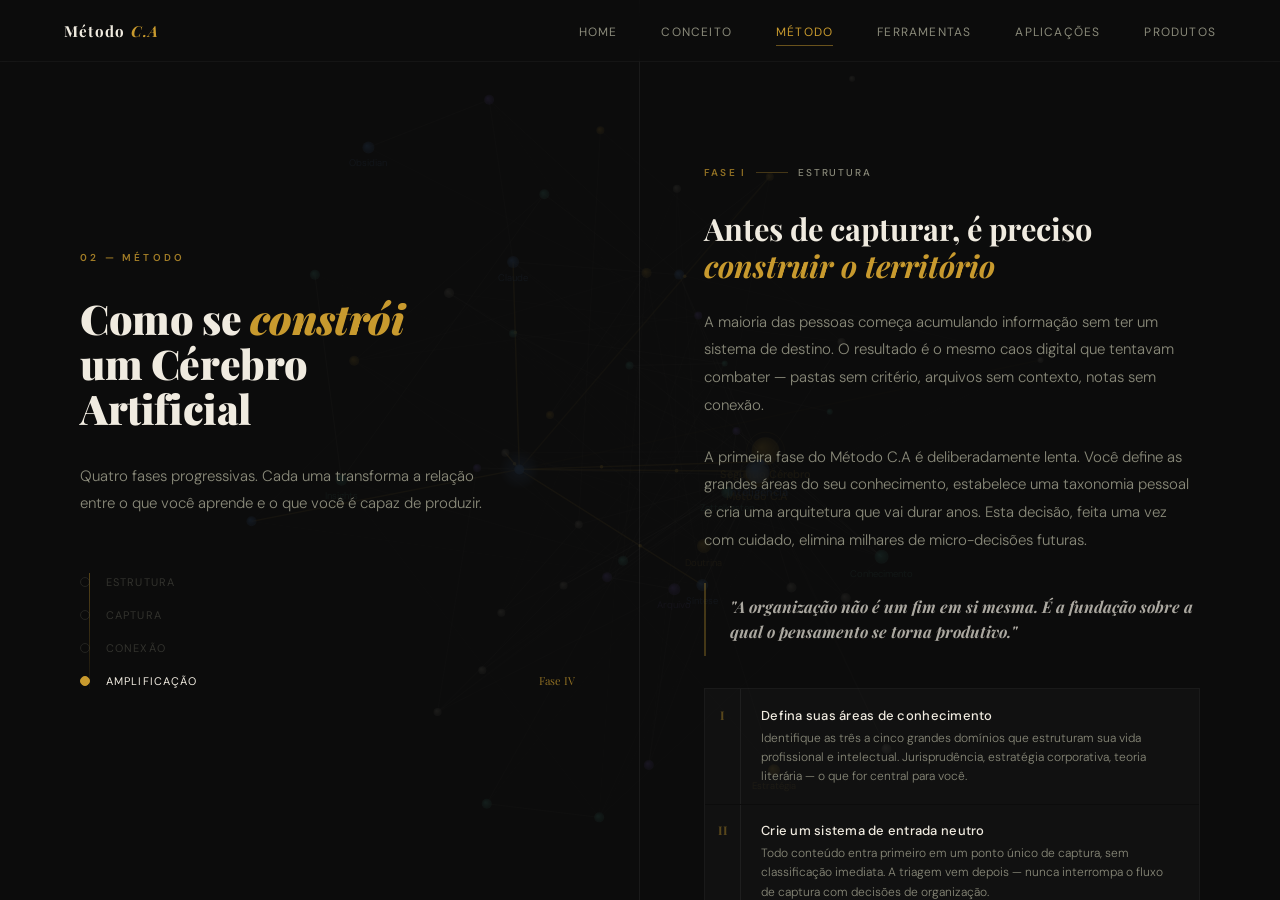
<file: metodo/index.html>
<!DOCTYPE html>
<html lang="pt-BR">
<head>
<meta charset="UTF-8">
<meta name="viewport" content="width=device-width, initial-scale=1.0">
<title>Método — Método C.A</title>
<meta name="description" content="As quatro fases progressivas do Método C.A para construir um Cérebro Artificial: Estrutura, Captura, Conexão e Amplificação.">
<link rel="canonical" href="https://franklingmendes.com/metodo/">
<link href="https://fonts.googleapis.com/css2?family=Playfair+Display:ital,wght@0,700;0,900;1,700&family=DM+Sans:wght@300;400;500;600&display=swap" rel="stylesheet">
<link rel="stylesheet" href="/assets/styles.css">
</head>
<body data-page="metodo">

<canvas id="graph-canvas" aria-hidden="true"></canvas>

<nav>
  <a class="nav-logo" href="/">Método <em>C.A</em></a>
  <ul class="nav-links">
    <li><a href="/"             id="nav-home">Home</a></li>
    <li><a href="/conceito/"    id="nav-conceito">Conceito</a></li>
    <li><a href="/metodo/"      id="nav-metodo"      class="active">Método</a></li>
    <li><a href="/ferramentas/" id="nav-ferramentas">Ferramentas</a></li>
    <li><a href="/aplicacoes/"  id="nav-aplicacoes">Aplicações</a></li>
    <li><a href="/produtos/"    id="nav-produtos">Produtos</a></li>
  </ul>
</nav>

<div class="page" id="page-metodo">
  <div class="metodo-wrap">

    <div class="metodo-left">
      <p class="metodo-section-label">02 — Método</p>
      <h2 class="metodo-heading">Como se <em>constrói</em><br>um Cérebro<br>Artificial</h2>
      <p class="metodo-lead">
        Quatro fases progressivas. Cada uma transforma a relação entre
        o que você aprende e o que você é capaz de produzir.
      </p>
      <div class="metodo-timeline">
        <div class="mt-item active" onclick="scrollToPhase(0)">
          <div class="mt-dot"></div>
          <span class="mt-label">Estrutura</span>
          <span class="mt-phase">Fase I</span>
        </div>
        <div class="mt-item" onclick="scrollToPhase(1)">
          <div class="mt-dot"></div>
          <span class="mt-label">Captura</span>
          <span class="mt-phase">Fase II</span>
        </div>
        <div class="mt-item" onclick="scrollToPhase(2)">
          <div class="mt-dot"></div>
          <span class="mt-label">Conexão</span>
          <span class="mt-phase">Fase III</span>
        </div>
        <div class="mt-item" onclick="scrollToPhase(3)">
          <div class="mt-dot"></div>
          <span class="mt-label">Amplificação</span>
          <span class="mt-phase">Fase IV</span>
        </div>
      </div>
    </div>

    <div class="metodo-right" id="metodo-scroll">

      <div class="phase-block" data-phase="0">
        <div class="pb-phase-tag">
          <span class="pb-phase-num">Fase I</span>
          <div class="pb-phase-line"></div>
          <span class="pb-phase-name">Estrutura</span>
        </div>
        <h3 class="pb-title">Antes de capturar, é preciso<br><em>construir o território</em></h3>
        <p class="pb-body">
          A maioria das pessoas começa acumulando informação sem ter um sistema de
          destino. O resultado é o mesmo caos digital que tentavam combater — pastas
          sem critério, arquivos sem contexto, notas sem conexão.
        </p>
        <p class="pb-body">
          A primeira fase do Método C.A é deliberadamente lenta. Você define
          as grandes áreas do seu conhecimento, estabelece uma taxonomia pessoal e
          cria uma arquitetura que vai durar anos. Esta decisão, feita uma vez com
          cuidado, elimina milhares de micro-decisões futuras.
        </p>
        <div class="pb-quote">
          <p>"A organização não é um fim em si mesma. É a fundação sobre a qual o pensamento se torna produtivo."</p>
        </div>
        <div class="pb-practices">
          <div class="pb-practice">
            <div class="pb-practice-idx">I</div>
            <div class="pb-practice-content">
              <div class="pb-practice-title">Defina suas áreas de conhecimento</div>
              <div class="pb-practice-desc">Identifique as três a cinco grandes domínios que estruturam sua vida profissional e intelectual. Jurisprudência, estratégia corporativa, teoria literária — o que for central para você.</div>
            </div>
          </div>
          <div class="pb-practice">
            <div class="pb-practice-idx">II</div>
            <div class="pb-practice-content">
              <div class="pb-practice-title">Crie um sistema de entrada neutro</div>
              <div class="pb-practice-desc">Todo conteúdo entra primeiro em um ponto único de captura, sem classificação imediata. A triagem vem depois — nunca interrompa o fluxo de captura com decisões de organização.</div>
            </div>
          </div>
          <div class="pb-practice">
            <div class="pb-practice-idx">III</div>
            <div class="pb-practice-content">
              <div class="pb-practice-title">Estabeleça um vocabulário próprio</div>
              <div class="pb-practice-desc">Defina os termos, categorias e marcadores que você usará de forma consistente. Um sistema pessoal de classificação que reflita como você realmente pensa — não como os outros organizam.</div>
            </div>
          </div>
        </div>
      </div>

      <div class="phase-block" data-phase="1">
        <div class="pb-phase-tag">
          <span class="pb-phase-num">Fase II</span>
          <div class="pb-phase-line"></div>
          <span class="pb-phase-name">Captura</span>
        </div>
        <h3 class="pb-title">Registrar sem esforço,<br><em>sem interrupção</em></h3>
        <p class="pb-body">
          A captura eficaz não é sobre disciplina. É sobre fricção zero. Quando o
          ato de registrar exige mais esforço do que o valor percebido da informação,
          o hábito não se sustenta. A segunda fase do método elimina esta fricção.
        </p>
        <p class="pb-body">
          Trechos de leitura, argumentos que chamam atenção, dados de mercado,
          observações de reuniões, reflexões pessoais — tudo capturado no momento
          em que surge, com contexto mínimo suficiente para ser compreendido no futuro.
        </p>
        <div class="pb-principles">
          <div class="pb-principle">
            <div class="pb-principle-label">Critério de captura</div>
            <div class="pb-principle-text">Capture o que surpreende, contradiz ou confirma algo que você já sabe. O critério não é "importante" — é "relevante para o seu pensamento".</div>
          </div>
          <div class="pb-principle">
            <div class="pb-principle-label">Contexto mínimo</div>
            <div class="pb-principle-text">Toda captura recebe fonte, data e uma frase de contexto. Sem isso, o registro torna-se ininteligível em seis meses.</div>
          </div>
          <div class="pb-principle">
            <div class="pb-principle-label">Processamento diferido</div>
            <div class="pb-principle-text">Capturar e classificar são atos distintos. O processamento ocorre em sessões dedicadas — nunca no meio do fluxo de leitura ou trabalho.</div>
          </div>
          <div class="pb-principle">
            <div class="pb-principle-label">Volume sem culpa</div>
            <div class="pb-principle-text">Capture mais do que acha necessário. O filtro vem depois. A captura excessiva custa pouco; a captura insuficiente é irreversível.</div>
          </div>
        </div>
      </div>

      <div class="phase-block" data-phase="2">
        <div class="pb-phase-tag">
          <span class="pb-phase-num">Fase III</span>
          <div class="pb-phase-line"></div>
          <span class="pb-phase-name">Conexão</span>
        </div>
        <h3 class="pb-title">O valor emerge nas<br><em>relações entre ideias</em></h3>
        <p class="pb-body">
          Uma nota isolada é um fato. Duas notas conectadas são uma observação.
          Dez notas interligadas são uma teoria. O trabalho intelectual de alto nível
          não ocorre na captura — ocorre na criação de vínculos entre o que foi capturado.
        </p>
        <p class="pb-body">
          Nesta fase, você revisa o que foi capturado e constrói deliberadamente
          as pontes entre ideias de domínios diferentes. Um princípio de economia
          comportamental que ilumina uma tese jurídica. Uma narrativa histórica que
          estrutura uma estratégia empresarial. O conhecimento transversal é o que
          separa os especialistas dos pensadores.
        </p>
        <div class="pb-quote">
          <p>"Criatividade é conectar coisas. As mentes mais férteis são as que transitam entre domínios."</p>
        </div>
        <div class="pb-practices">
          <div class="pb-practice">
            <div class="pb-practice-idx">I</div>
            <div class="pb-practice-content">
              <div class="pb-practice-title">Sessões de revisão semanal</div>
              <div class="pb-practice-desc">Reserve tempo semanal para revisar capturas recentes, classificá-las e criar as primeiras conexões explícitas com o que já existe no sistema.</div>
            </div>
          </div>
          <div class="pb-practice">
            <div class="pb-practice-idx">II</div>
            <div class="pb-practice-content">
              <div class="pb-practice-title">Links bidirecionais intencionais</div>
              <div class="pb-practice-desc">Ao criar uma conexão, anote por que as duas ideias se relacionam. O link sem explicação é decorativo. O link com raciocínio é generativo.</div>
            </div>
          </div>
          <div class="pb-practice">
            <div class="pb-practice-idx">III</div>
            <div class="pb-practice-content">
              <div class="pb-practice-title">Notas de síntese periódicas</div>
              <div class="pb-practice-desc">A cada mês, produza sínteses que integrem múltiplas notas sobre um tema. Este exercício força a articulação do que foi aprendido e revela lacunas de compreensão.</div>
            </div>
          </div>
        </div>
      </div>

      <div class="phase-block" data-phase="3">
        <div class="pb-phase-tag">
          <span class="pb-phase-num">Fase IV</span>
          <div class="pb-phase-line"></div>
          <span class="pb-phase-name">Amplificação</span>
        </div>
        <h3 class="pb-title">Inteligência artificial operando<br>sobre <em>seu próprio contexto</em></h3>
        <p class="pb-body">
          A maioria das pessoas usa inteligência artificial sobre conhecimento genérico.
          O Método C.A inverte esta lógica: a IA opera sobre o repositório pessoal
          que você construiu — seus argumentos, suas referências, seu modo de pensar.
        </p>
        <p class="pb-body">
          Quando o sistema já contém anos de pensamento estruturado, a IA não
          substitui o raciocínio — ela o estende. Produz sínteses de documentos
          extensos em segundos. Identifica contradições entre posições adotadas em
          momentos diferentes. Sugere conexões entre áreas que você não havia
          aproximado. Transforma o repositório de conhecimento em um interlocutor
          inteligente treinado no seu próprio pensamento.
        </p>
        <div class="pb-quote">
          <p>"IA generativa sem contexto pessoal é uma biblioteca pública. Com contexto, é um escritório particular."</p>
        </div>
        <div class="pb-practices">
          <div class="pb-practice">
            <div class="pb-practice-idx">I</div>
            <div class="pb-practice-content">
              <div class="pb-practice-title">Consulta contextualizada</div>
              <div class="pb-practice-desc">Ao fazer perguntas à IA, forneça sempre o contexto do seu repositório. Quanto mais específico o contexto, mais precisa e útil a resposta gerada.</div>
            </div>
          </div>
          <div class="pb-practice">
            <div class="pb-practice-idx">II</div>
            <div class="pb-practice-content">
              <div class="pb-practice-title">Síntese e redação acelerada</div>
              <div class="pb-practice-desc">Use a IA para transformar clusters de notas em rascunhos estruturados de artigos, pareceres, relatórios ou capítulos. O pensamento é seu — a velocidade de execução é amplificada.</div>
            </div>
          </div>
          <div class="pb-practice">
            <div class="pb-practice-idx">III</div>
            <div class="pb-practice-content">
              <div class="pb-practice-title">Revisão crítica assistida</div>
              <div class="pb-practice-desc">Submeta argumentos ao escrutínio da IA antes de posicionamentos públicos ou decisões estratégicas. Um interlocutor que não teme contradizer é um ativo raro.</div>
            </div>
          </div>
          <div class="pb-practice">
            <div class="pb-practice-idx">IV</div>
            <div class="pb-practice-content">
              <div class="pb-practice-title">Integração direta com o repositório</div>
              <div class="pb-practice-desc">Configure a IA para ler e escrever diretamente em seu sistema de notas, eliminando a fricção de copiar e colar. O ciclo entre captura, conexão e amplificação torna-se contínuo e automatizado.</div>
            </div>
          </div>
        </div>
      </div>

      <div class="metodo-cta">
        <p class="metodo-cta-label">Próximo passo</p>
        <p class="metodo-cta-text">Pronto para começar? Acesse o material completo do <em>Método C.A</em> agora mesmo.</p>
        <div style="display:flex;gap:12px;flex-wrap:wrap;">
          <a class="btn-comece" href="/cadastro/">
            Comece Agora
            <svg width="13" height="13" viewBox="0 0 14 14" fill="none">
              <path d="M2 7h10M8 3l4 4-4 4" stroke="currentColor" stroke-width="1.3" stroke-linecap="round" stroke-linejoin="round"/>
            </svg>
          </a>
          <a class="btn-outline" href="/ferramentas/">
            Ver as Ferramentas
          </a>
        </div>
      </div>

    </div>
  </div>
</div>

<script src="/assets/app.js"></script>
</body>
</html>
</file>
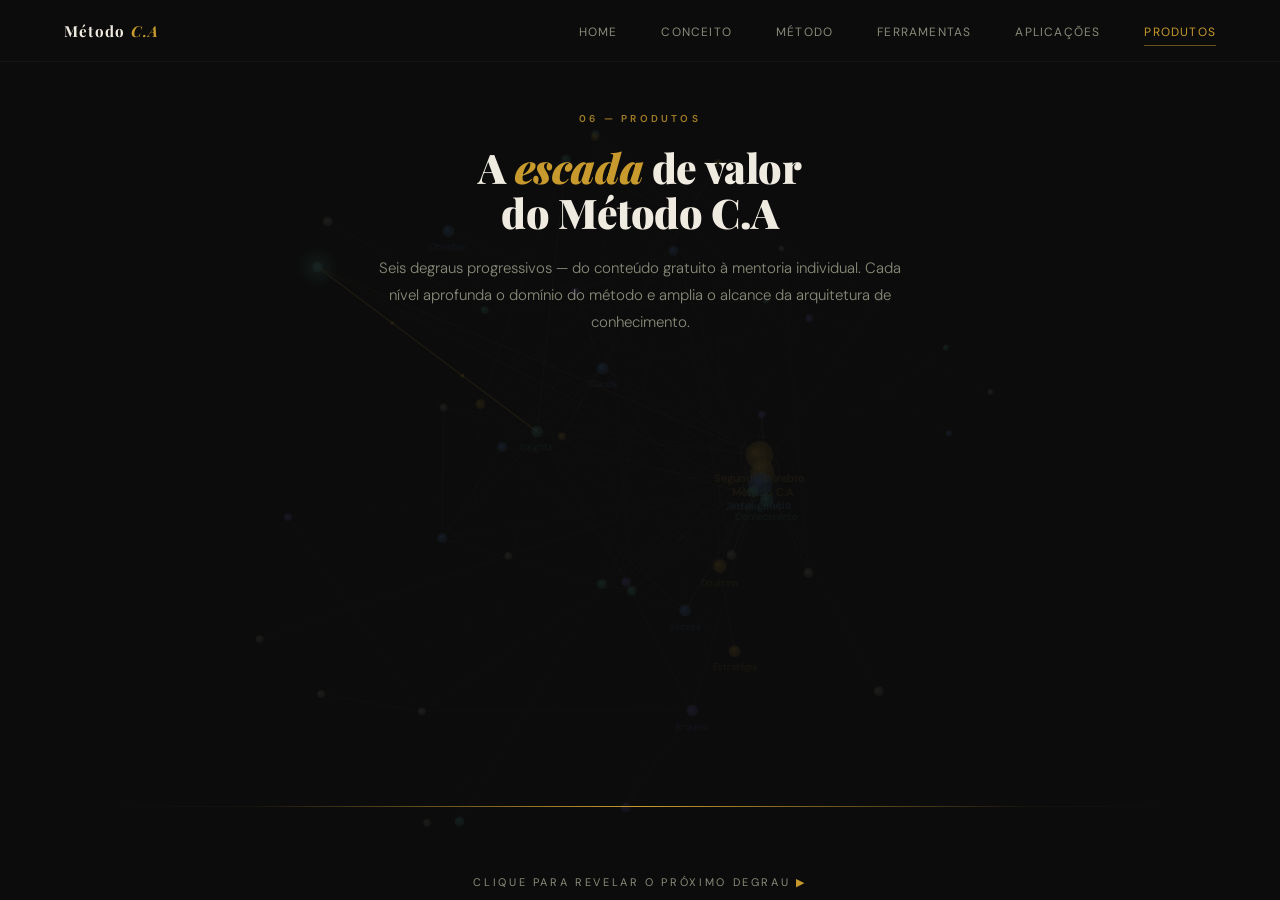
<file: produtos/index.html>
<!DOCTYPE html>
<html lang="pt-BR">
<head>
<meta charset="UTF-8">
<meta name="viewport" content="width=device-width, initial-scale=1.0">
<title>Produtos — Método C.A</title>
<meta name="description" content="A escada de valor do Método C.A — do conteúdo gratuito à mentoria individual, em seis degraus progressivos.">
<link rel="canonical" href="https://franklingmendes.com/produtos/">
<link href="https://fonts.googleapis.com/css2?family=Playfair+Display:ital,wght@0,700;0,900;1,700&family=DM+Sans:wght@300;400;500;600&display=swap" rel="stylesheet">
<link rel="stylesheet" href="/assets/styles.css">
</head>
<body data-page="produtos">

<canvas id="graph-canvas" aria-hidden="true"></canvas>

<nav>
  <a class="nav-logo" href="/">Método <em>C.A</em></a>
  <ul class="nav-links">
    <li><a href="/"             id="nav-home">Home</a></li>
    <li><a href="/conceito/"    id="nav-conceito">Conceito</a></li>
    <li><a href="/metodo/"      id="nav-metodo">Método</a></li>
    <li><a href="/ferramentas/" id="nav-ferramentas">Ferramentas</a></li>
    <li><a href="/aplicacoes/"  id="nav-aplicacoes">Aplicações</a></li>
    <li><a href="/produtos/"    id="nav-produtos"    class="active">Produtos</a></li>
  </ul>
</nav>

<div class="page" id="page-produtos">
  <div class="produtos-wrap">

    <div class="produtos-header">
      <p class="produtos-section-label">06 — Produtos</p>
      <h2 class="produtos-heading">A <em>escada</em> de valor<br>do Método C.A</h2>
      <p class="produtos-lead">
        Seis degraus progressivos — do conteúdo gratuito à mentoria
        individual. Cada nível aprofunda o domínio do método e amplia
        o alcance da arquitetura de conhecimento.
      </p>
    </div>

    <div id="chart-wrap">
      <div id="chart"></div>
      <div class="produtos-baseline"></div>
      <div id="tier-row"></div>
    </div>

    <p class="produtos-hint">Clique para revelar o próximo degrau <span>▶</span></p>

    <div class="entregaveis-section">

      <div class="entregaveis-header">
        <p class="entregaveis-eyebrow">Entregáveis por degrau</p>
        <h3 class="entregaveis-title">Do gratuito à <em>mentoria individual</em></h3>
        <p class="entregaveis-subtitle">
          Entregáveis completos em cada degrau — do primeiro contato ao
          cliente de alto valor.
        </p>
      </div>

      <div class="entregaveis-grid">

        <article class="entregavel-card">
          <div class="entregavel-num">01</div>
          <h4 class="entregavel-name">Conteúdo Gratuito + E-book</h4>

          <div class="entregavel-section">
            <p class="entregavel-section-title">Conteúdo Gratuito</p>
            <p class="entregavel-item">Posts semanais nas redes sociais</p>
            <p class="entregavel-item">Vídeos curtos no YouTube e Reels</p>
            <p class="entregavel-item">Newsletter quinzenal</p>
          </div>
          <div class="entregavel-divider"></div>
          <div class="entregavel-section">
            <p class="entregavel-section-title">E-book Grátis</p>
            <p class="entregavel-item">PDF de 20 a 30 páginas</p>
          </div>
          <a class="entregavel-cta" href="/checkout/conteudo-gratuito/">Acessar grátis</a>
        </article>

        <article class="entregavel-card">
          <div class="entregavel-num">02</div>
          <h4 class="entregavel-name">E-book com Códigos</h4>

          <div class="entregavel-section">
            <p class="entregavel-section-title">E-book Premium</p>
            <p class="entregavel-item">PDF de 50 a 80 páginas, diagramado</p>
            <p class="entregavel-item">Códigos prontos para copiar</p>
            <p class="entregavel-item">Templates e checklists</p>
          </div>
          <div class="entregavel-divider"></div>
          <div class="entregavel-section">
            <p class="entregavel-section-title">Bônus</p>
            <p class="entregavel-item">Repositório GitHub privado</p>
            <p class="entregavel-item">Acesso a atualizações futuras</p>
            <p class="entregavel-item">Suporte por e-mail por 7 dias</p>
          </div>
          <a class="entregavel-cta" href="/checkout/ebook-codigos/">Comprar — R$ 47</a>
        </article>

        <article class="entregavel-card">
          <div class="entregavel-num">03</div>
          <h4 class="entregavel-name">Comunidade</h4>

          <div class="entregavel-section">
            <p class="entregavel-section-title">Acesso</p>
            <p class="entregavel-item">Grupo exclusivo (Discord ou Circle)</p>
            <p class="entregavel-item">Lives mensais ao vivo</p>
            <p class="entregavel-item">Sessões de Q&amp;A semanais</p>
          </div>
          <div class="entregavel-divider"></div>
          <div class="entregavel-section">
            <p class="entregavel-section-title">Recursos</p>
            <p class="entregavel-item">Biblioteca de materiais</p>
            <p class="entregavel-item">Networking com membros</p>
            <p class="entregavel-item">Desafios e trilhas mensais</p>
          </div>
          <a class="entregavel-cta" href="/checkout/comunidade/">Assinar — R$ 197/mês</a>
        </article>

        <article class="entregavel-card">
          <div class="entregavel-num">04</div>
          <h4 class="entregavel-name">Curso Online</h4>

          <div class="entregavel-section">
            <p class="entregavel-section-title">Conteúdo</p>
            <p class="entregavel-item">Mais de 40 aulas em vídeo HD</p>
            <p class="entregavel-item">Módulos com exercícios práticos</p>
            <p class="entregavel-item">Certificado de conclusão</p>
          </div>
          <div class="entregavel-divider"></div>
          <div class="entregavel-section">
            <p class="entregavel-section-title">Suporte</p>
            <p class="entregavel-item">Fórum de dúvidas ativo</p>
            <p class="entregavel-item">Materiais complementares</p>
            <p class="entregavel-item">Acesso vitalício e atualizações</p>
          </div>
          <a class="entregavel-cta" href="/checkout/curso-online/">Comprar — R$ 497</a>
        </article>

        <article class="entregavel-card featured">
          <div class="entregavel-num">05</div>
          <h4 class="entregavel-name">Acompanhamento em Grupo</h4>

          <div class="entregavel-section">
            <p class="entregavel-section-title">Estrutura</p>
            <p class="entregavel-item">Turmas de até 15 pessoas</p>
            <p class="entregavel-item">Encontros semanais ao vivo</p>
            <p class="entregavel-item">Revisão de projetos reais</p>
          </div>
          <div class="entregavel-divider"></div>
          <div class="entregavel-section">
            <p class="entregavel-section-title">Extras</p>
            <p class="entregavel-item">Feedback individualizado</p>
            <p class="entregavel-item">Plano de ação personalizado</p>
            <p class="entregavel-item">Acesso à comunidade VIP</p>
          </div>
          <a class="entregavel-cta" href="/checkout/acompanhamento-grupo/">Reservar vaga — R$ 1.097</a>
        </article>

        <article class="entregavel-card premium">
          <div class="entregavel-num">06</div>
          <h4 class="entregavel-name">Mentoria Individual</h4>

          <div class="entregavel-section">
            <p class="entregavel-section-title">Mentoria</p>
            <p class="entregavel-item">Sessões 1:1 semanais (60 min)</p>
            <p class="entregavel-item">Diagnóstico completo inicial</p>
            <p class="entregavel-item">Plano de 90 dias personalizado</p>
          </div>
          <div class="entregavel-divider"></div>
          <div class="entregavel-section">
            <p class="entregavel-section-title">Acesso Total</p>
            <p class="entregavel-item">WhatsApp direto em dias úteis</p>
            <p class="entregavel-item">Revisão de código e projeto</p>
            <p class="entregavel-item">Garantia de resultado</p>
          </div>
          <a class="entregavel-cta" href="/checkout/mentoria-individual/">Aplicar — R$ 4.997</a>
        </article>

      </div>

      <div class="entregaveis-team">
        <p class="entregaveis-team-label">
          Equipe · <b>Adriana Pascale</b> · <b>Franklin G Mendes</b> · <b>Jose Aurelio</b>
        </p>
      </div>

    </div>

    <div class="produtos-cta">
      <a class="btn-comece" href="/cadastro/">
        Comece Agora
        <svg width="13" height="13" viewBox="0 0 14 14" fill="none">
          <path d="M2 7h10M8 3l4 4-4 4" stroke="currentColor" stroke-width="1.3" stroke-linecap="round" stroke-linejoin="round"/>
        </svg>
      </a>
      <a class="btn-outline" href="/aplicacoes/">Ver as Aplicações</a>
    </div>

  </div>
</div>

<script src="/assets/app.js"></script>
<script>
(function () {
  const steps = [
    { name: 'Conteúdo gratuito\n+ E-book grátis', price: 'Grátis',      pct: 14, tier: 'tráfego / isca' },
    { name: 'E-book\nc/ códigos',                 price: 'R$ 47,00',    pct: 26, tier: 'isca paga'       },
    { name: 'Comunidade',                          price: 'R$ 197,00',   pct: 40, tier: 'entrada'         },
    { name: 'Curso\nonline',                       price: 'R$ 497,00',   pct: 54, tier: 'médio'           },
    { name: 'Acomp.\nem grupo',                    price: 'R$ 1.097,00', pct: 70, tier: 'high ticket'     },
    { name: 'Mentoria\nindividual',                price: 'R$ 4.997,00', pct: 90, tier: 'ultra high'      },
  ];

  const chartEl   = document.getElementById('chart');
  const tierRowEl = document.getElementById('tier-row');
  const cols      = [];
  let revealed    = 0;

  steps.forEach((s, i) => {
    const col = document.createElement('div');
    col.className = 'col';

    const barOuter = document.createElement('div');
    barOuter.className = 'bar-outer';
    const bar = document.createElement('div');
    bar.className = 'bar' + (i % 2 === 1 ? ' alt' : '');
    bar.style.height = '0px';
    bar.appendChild(Object.assign(document.createElement('div'), { className: 'bar-shine' }));
    bar.appendChild(Object.assign(document.createElement('div'), { className: 'bar-pulse' }));
    barOuter.appendChild(bar);

    const floatLabel = document.createElement('div');
    floatLabel.className = 'float-label';
    floatLabel.style.bottom = '0px';

    const pname = document.createElement('div');
    pname.className = 'prod-name';
    pname.textContent = s.name;

    const pinput = document.createElement('input');
    pinput.type = 'text';
    pinput.className = 'prod-price';
    pinput.value = s.price;
    pinput.title = 'Editar valor';
    pinput.addEventListener('click', e => e.stopPropagation());

    floatLabel.appendChild(pname);
    floatLabel.appendChild(pinput);

    col.appendChild(barOuter);
    col.appendChild(floatLabel);
    chartEl.appendChild(col);

    const tierCell = document.createElement('div');
    tierCell.className = 'tier-cell';
    const tierText = document.createElement('div');
    tierText.className = 'tier-text';
    tierText.textContent = s.tier;
    tierCell.appendChild(tierText);
    tierRowEl.appendChild(tierCell);

    cols.push({ col, bar, floatLabel, tierCell, pct: s.pct });
  });

  function revealNext() {
    if (revealed >= steps.length) return;
    const idx = revealed++;
    const { col, bar, floatLabel, tierCell, pct } = cols[idx];

    col.classList.add('visible');

    setTimeout(() => {
      const colH = chartEl.offsetHeight;
      const dur  = 700;
      const t0   = performance.now();

      function go(now) {
        const t    = Math.min((now - t0) / dur, 1);
        const ease = 1 - Math.pow(1 - t, 4);
        const px   = Math.round(ease * pct / 100 * colH);

        bar.style.height        = px + 'px';
        floatLabel.style.bottom = (px + 6) + 'px';

        if (t < 1) { requestAnimationFrame(go); return; }

        const finalPx = Math.round(pct / 100 * colH);
        bar.style.height        = finalPx + 'px';
        floatLabel.style.bottom = (finalPx + 6) + 'px';
        bar.classList.add('lit');
        floatLabel.classList.add('shown');
        tierCell.classList.add('shown');
      }
      requestAnimationFrame(go);
    }, 220);
  }

  document.addEventListener('click', e => {
    if (e.target.tagName === 'INPUT') return;
    if (e.target.closest('nav')) return;
    revealNext();
  });
  setTimeout(() => revealNext(), 1200);

  window.addEventListener('resize', () => {
    const colH = chartEl.offsetHeight;
    cols.forEach(({ bar, floatLabel, pct }, idx) => {
      if (idx >= revealed) return;
      const px = Math.round(pct / 100 * colH);
      bar.style.height        = px + 'px';
      floatLabel.style.bottom = (px + 6) + 'px';
    });
  });
})();
</script>
</body>
</html>
</file>
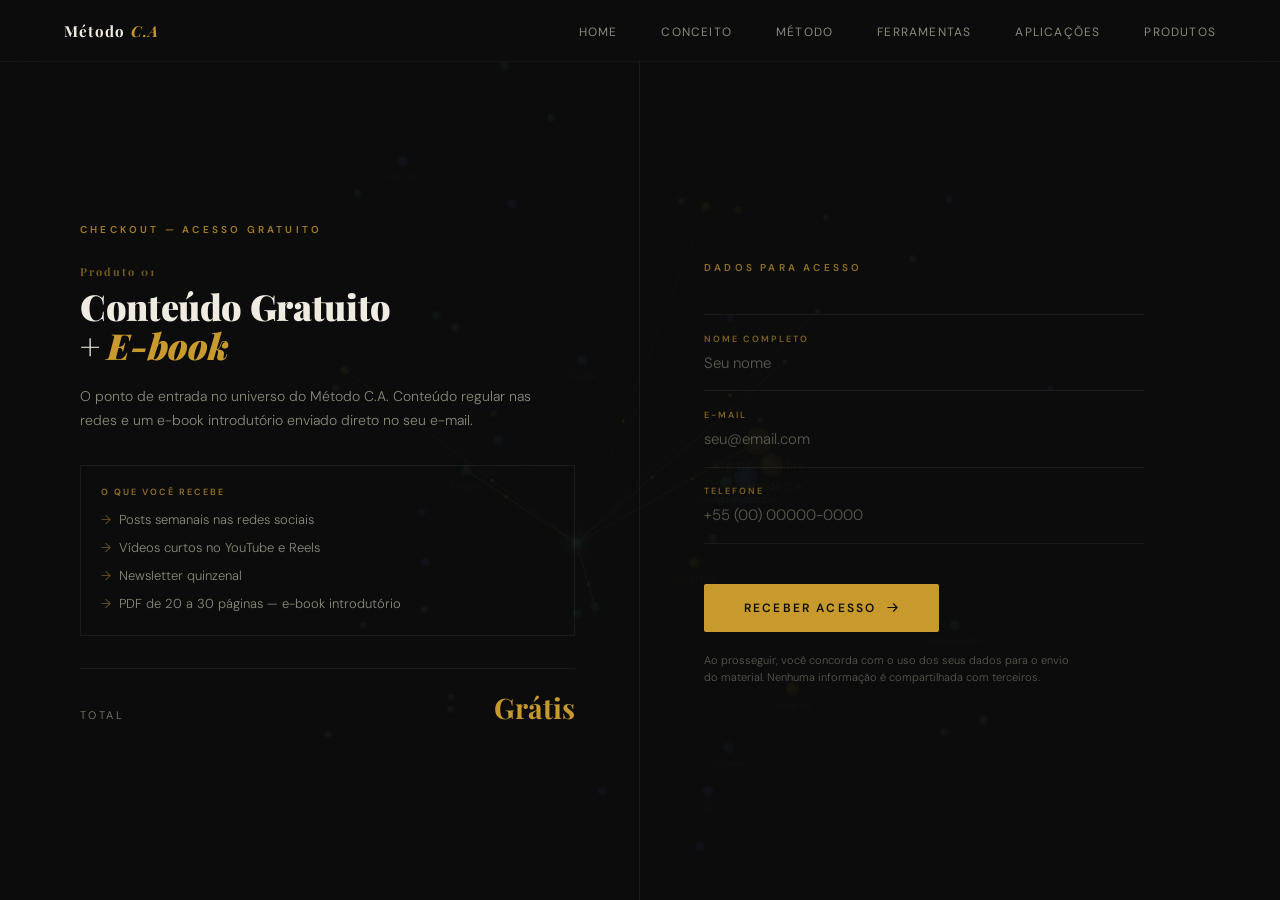
<file: checkout/conteudo-gratuito/index.html>
<!DOCTYPE html>
<html lang="pt-BR">
<head>
<meta charset="UTF-8">
<meta name="viewport" content="width=device-width, initial-scale=1.0">
<title>Checkout — Conteúdo Gratuito + E-book — Método C.A</title>
<meta name="description" content="Acesso gratuito ao conteúdo introdutório e ao e-book do Método C.A.">
<link rel="canonical" href="https://franklingmendes.com/checkout/conteudo-gratuito/">
<link href="https://fonts.googleapis.com/css2?family=Playfair+Display:ital,wght@0,700;0,900;1,700&family=DM+Sans:wght@300;400;500;600&display=swap" rel="stylesheet">
<link rel="stylesheet" href="/assets/styles.css">
</head>
<body data-page="checkout">

<canvas id="graph-canvas" aria-hidden="true"></canvas>

<nav>
  <a class="nav-logo" href="/">Método <em>C.A</em></a>
  <ul class="nav-links">
    <li><a href="/"             id="nav-home">Home</a></li>
    <li><a href="/conceito/"    id="nav-conceito">Conceito</a></li>
    <li><a href="/metodo/"      id="nav-metodo">Método</a></li>
    <li><a href="/ferramentas/" id="nav-ferramentas">Ferramentas</a></li>
    <li><a href="/aplicacoes/"  id="nav-aplicacoes">Aplicações</a></li>
    <li><a href="/produtos/"    id="nav-produtos">Produtos</a></li>
  </ul>
</nav>

<div class="page" id="page-checkout">
  <div class="checkout-wrap">

    <aside class="checkout-summary">
      <p class="checkout-eyebrow">Checkout — Acesso gratuito</p>
      <p class="checkout-product-num">Produto 01</p>
      <h2 class="checkout-product-name">Conteúdo Gratuito<br>+ <em>E-book</em></h2>
      <p class="checkout-product-tagline">
        O ponto de entrada no universo do Método C.A. Conteúdo regular
        nas redes e um e-book introdutório enviado direto no seu e-mail.
      </p>

      <div class="checkout-deliverables">
        <p class="checkout-deliverables-title">O que você recebe</p>
        <p class="checkout-deliverable">Posts semanais nas redes sociais</p>
        <p class="checkout-deliverable">Vídeos curtos no YouTube e Reels</p>
        <p class="checkout-deliverable">Newsletter quinzenal</p>
        <p class="checkout-deliverable">PDF de 20 a 30 páginas — e-book introdutório</p>
      </div>

      <div class="checkout-total">
        <span class="checkout-total-label">Total</span>
        <span class="checkout-total-value">Grátis</span>
      </div>
    </aside>

    <section class="checkout-form-side">
      <p class="checkout-form-label">Dados para acesso</p>

      <form class="cad-form" id="chk-form"
            data-produto-slug="conteudo-gratuito"
            data-produto-nome="Conteúdo Gratuito + E-book"
            data-produto-valor="0"
            onsubmit="submitCheckout(event)">

        <div class="cad-field">
          <label class="cad-label" for="chk-nome">Nome completo</label>
          <input class="cad-input" id="chk-nome" type="text" placeholder="Seu nome" autocomplete="name" required />
        </div>

        <div class="cad-field">
          <label class="cad-label" for="chk-email">E-mail</label>
          <input class="cad-input" id="chk-email" type="email" placeholder="seu@email.com" autocomplete="email" required />
        </div>

        <div class="cad-field">
          <label class="cad-label" for="chk-tel">Telefone</label>
          <input class="cad-input" id="chk-tel" type="tel" placeholder="+55 (00) 00000-0000" autocomplete="tel" required />
        </div>

        <div class="cad-form-footer">
          <div class="cad-loading" id="chk-loading"><div class="cad-spinner"></div><span class="cad-loading-text">Liberando seu acesso...</span></div>
          <div class="cad-feedback" id="chk-success">
            <div class="cad-feedback-icon success"><svg width="16" height="16" viewBox="0 0 16 16" fill="none"><path d="M3 8l4 4 6-7" stroke="rgba(80,180,160,0.9)" stroke-width="1.5" stroke-linecap="round" stroke-linejoin="round"/></svg></div>
            <div><div class="cad-feedback-title">Acesso liberado</div><div class="cad-feedback-body">O e-book introdutório foi enviado para o seu e-mail. Bem-vindo ao Método C.A.</div></div>
          </div>
          <div class="cad-feedback" id="chk-error">
            <div class="cad-feedback-icon error"><svg width="16" height="16" viewBox="0 0 16 16" fill="none"><path d="M8 4v5M8 11v1" stroke="rgba(220,80,80,0.9)" stroke-width="1.5" stroke-linecap="round"/></svg></div>
            <div><div class="cad-feedback-title">Erro ao registrar</div><div class="cad-feedback-body" id="chk-error-msg">Tente novamente em instantes.</div></div>
          </div>
          <button class="cad-submit" id="chk-btn" type="submit">
            Receber acesso
            <svg width="13" height="13" viewBox="0 0 14 14" fill="none"><path d="M2 7h10M8 3l4 4-4 4" stroke="currentColor" stroke-width="1.3" stroke-linecap="round" stroke-linejoin="round"/></svg>
          </button>
          <p class="cad-legal">Ao prosseguir, você concorda com o uso dos seus dados para o envio do material. Nenhuma informação é compartilhada com terceiros.</p>
        </div>
      </form>
    </section>

  </div>
</div>

<script src="/assets/app.js"></script>
</body>
</html>
</file>
<file: assets/styles.css>
*, *::before, *::after { margin: 0; padding: 0; box-sizing: border-box; }

:root {
  --gold:       #C89A2E;
  --gold-light: #E8B84B;
  --gold-dim:   rgba(200,154,46,0.12);
  --dark:       #0D0D0D;
  --dark-2:     #141414;
  --dark-3:     #1C1C1C;
  --light:      #F0EBE0;
  --muted:      #8A8A7A;
  --muted-2:    #5A5A50;
  --border:     rgba(255,255,255,0.06);
}

html, body {
  width: 100%; height: 100%;
  font-family: 'DM Sans', sans-serif;
  background: var(--dark);
  color: var(--light);
  overflow: hidden;
}

/* ═══════════════════════════════════════
   GLOBAL GRAPH CANVAS (fixed, all pages)
═══════════════════════════════════════ */
#graph-canvas {
  position: fixed;
  inset: 0;
  width: 100%; height: 100%;
  z-index: 0;
  pointer-events: none;
}

/* ═══════════════════════════════════════
   ROUTER
═══════════════════════════════════════ */
.page {
  display: block;
  position: fixed;
  inset: 0;
  z-index: 1;
  overflow-y: auto;
  overflow-x: hidden;
}

/* ═══════════════════════════════════════
   NAV
═══════════════════════════════════════ */
nav {
  position: fixed;
  top: 0; left: 0; right: 0;
  z-index: 300;
  padding: 1.25rem 4rem;
  display: flex;
  justify-content: space-between;
  align-items: center;
  background: rgba(13,13,13,0.72);
  backdrop-filter: blur(18px);
  border-bottom: 1px solid rgba(255,255,255,0.04);
}

.nav-logo {
  font-family: 'Playfair Display', serif;
  font-size: 0.95rem;
  color: var(--light);
  font-weight: 700;
  letter-spacing: 0.08em;
  cursor: pointer;
  user-select: none;
  text-decoration: none;
}

a.btn-comece, a.btn-gold, a.btn-outline, a.home-enter { text-decoration: none; }
.nav-logo em { color: var(--gold); font-style: italic; }

.nav-links {
  display: flex;
  gap: 2.75rem;
  list-style: none;
}

.nav-links a {
  font-size: 12px;
  color: var(--muted);
  text-decoration: none;
  letter-spacing: 0.1em;
  text-transform: uppercase;
  cursor: pointer;
  transition: color 0.2s;
  user-select: none;
  position: relative;
  padding-bottom: 4px;
}
.nav-links a:hover { color: var(--light); }
.nav-links a.active { color: var(--gold); }
.nav-links a.active::after {
  content: '';
  position: absolute;
  bottom: -2px; left: 0; right: 0;
  height: 1px;
  background: var(--gold);
  opacity: 0.5;
}

/* ═══════════════════════════════════════
   PAGE — HOME
═══════════════════════════════════════ */
#page-home {
  display: flex;
  align-items: center;
  justify-content: center;
}

#page-home::before {
  content: '';
  position: fixed;
  inset: 0;
  background: radial-gradient(ellipse at center, rgba(13,13,13,0.22) 0%, rgba(13,13,13,0.8) 100%);
  z-index: 1;
  pointer-events: none;
}

.home-content {
  position: relative;
  z-index: 2;
  text-align: center;
  user-select: none;
  animation: fadeUp 1.4s ease both;
}

.home-eyebrow {
  font-size: 10px;
  font-weight: 500;
  letter-spacing: 0.38em;
  text-transform: uppercase;
  color: var(--gold);
  margin-bottom: 1.75rem;
  opacity: 0.7;
}

.home-title {
  font-family: 'Playfair Display', serif;
  font-size: clamp(3.5rem, 9vw, 7.5rem);
  font-weight: 900;
  line-height: 1.0;
  color: var(--light);
  letter-spacing: -0.02em;
}
.home-title em { color: var(--gold); font-style: italic; }

.home-tagline {
  margin-top: 1.5rem;
  font-size: clamp(0.72rem, 1.3vw, 0.9rem);
  color: var(--muted);
  letter-spacing: 0.24em;
  text-transform: uppercase;
  font-weight: 300;
}

.home-enter {
  margin-top: 4rem;
  display: inline-flex;
  align-items: center;
  gap: 10px;
  font-size: 11px;
  color: var(--muted);
  letter-spacing: 0.16em;
  text-transform: uppercase;
  cursor: pointer;
  border: 1px solid rgba(200,154,46,0.2);
  padding: 13px 30px;
  border-radius: 2px;
  transition: all 0.3s;
  animation: fadeUp 1.8s 0.5s ease both;
  opacity: 0;
}
.home-enter:hover {
  color: var(--gold);
  border-color: rgba(200,154,46,0.5);
  background: rgba(200,154,46,0.04);
  letter-spacing: 0.2em;
}
.home-enter svg { transition: transform 0.3s; flex-shrink: 0; }
.home-enter:hover svg { transform: translateX(5px); }

.scroll-hint {
  position: fixed;
  bottom: 2.5rem;
  left: 50%;
  transform: translateX(-50%);
  z-index: 2;
  display: flex;
  flex-direction: column;
  align-items: center;
  gap: 8px;
  opacity: 0;
  animation: fadeUp 2s 1.2s ease both;
}
.scroll-hint span {
  font-size: 9px;
  letter-spacing: 0.3em;
  text-transform: uppercase;
  color: var(--muted);
  opacity: 0.5;
}
.scroll-line {
  width: 1px; height: 36px;
  background: linear-gradient(to bottom, rgba(200,154,46,0.55), transparent);
  animation: scrollDrop 2.4s ease-in-out infinite;
}

/* ═══════════════════════════════════════
   PAGE — CONCEITO
═══════════════════════════════════════ */
#page-conceito {
  padding-top: 0;
}

/* dark overlay so text is legible over graph */
#page-conceito::before {
  content: '';
  position: fixed;
  inset: 0;
  background: rgba(13,13,13,0.86);
  z-index: 1;
  pointer-events: none;
}

.conceito-wrap {
  position: relative;
  z-index: 2;
  min-height: 100vh;
  display: grid;
  grid-template-columns: 1fr 1fr;
  gap: 0;
}

/* LEFT COLUMN — sticky header panel */
.conceito-left {
  position: sticky;
  top: 0;
  height: 100vh;
  display: flex;
  flex-direction: column;
  justify-content: center;
  padding: 7rem 4rem 4rem 5rem;
  border-right: 1px solid var(--border);
}

.conceito-section-label {
  font-size: 10px;
  font-weight: 600;
  letter-spacing: 0.32em;
  text-transform: uppercase;
  color: var(--gold);
  opacity: 0.8;
  margin-bottom: 2rem;
}

.conceito-heading {
  font-family: 'Playfair Display', serif;
  font-size: clamp(2.4rem, 3.5vw, 3.4rem);
  font-weight: 900;
  line-height: 1.1;
  color: var(--light);
  letter-spacing: -0.01em;
  margin-bottom: 2rem;
}
.conceito-heading em { color: var(--gold); font-style: italic; }

.conceito-lead {
  font-size: 15px;
  color: var(--muted);
  line-height: 1.8;
  font-weight: 300;
  max-width: 440px;
  margin-bottom: 3rem;
}

/* progress indicator */
.conceito-progress {
  display: flex;
  flex-direction: column;
  gap: 10px;
}

.prog-item {
  display: flex;
  align-items: center;
  gap: 12px;
  cursor: pointer;
  opacity: 0.35;
  transition: opacity 0.3s;
}
.prog-item.active { opacity: 1; }

.prog-dot {
  width: 6px; height: 6px;
  border-radius: 50%;
  background: var(--muted-2);
  flex-shrink: 0;
  transition: background 0.3s, transform 0.3s;
}
.prog-item.active .prog-dot {
  background: var(--gold);
  transform: scale(1.4);
}

.prog-label {
  font-size: 11px;
  letter-spacing: 0.12em;
  text-transform: uppercase;
  color: var(--muted);
  transition: color 0.3s;
}
.prog-item.active .prog-label { color: var(--light); }

/* RIGHT COLUMN — scrollable content */
.conceito-right {
  padding: 12rem 5rem 8rem 4rem;
  display: flex;
  flex-direction: column;
  gap: 8rem;
}

/* individual concept blocks */
.concept-block {
  opacity: 0;
  transform: translateY(28px);
  transition: opacity 0.7s ease, transform 0.7s ease;
}
.concept-block.visible {
  opacity: 1;
  transform: none;
}

.cb-number {
  font-family: 'Playfair Display', serif;
  font-size: 5rem;
  font-weight: 900;
  color: rgba(200,154,46,0.08);
  line-height: 1;
  margin-bottom: -1rem;
  letter-spacing: -0.04em;
  user-select: none;
}

.cb-title {
  font-family: 'Playfair Display', serif;
  font-size: clamp(1.6rem, 2.5vw, 2rem);
  font-weight: 700;
  color: var(--light);
  line-height: 1.2;
  margin-bottom: 1.25rem;
}
.cb-title em { color: var(--gold); font-style: italic; }

.cb-body {
  font-size: 15px;
  color: var(--muted);
  line-height: 1.85;
  font-weight: 300;
  max-width: 500px;
  margin-bottom: 2rem;
}

.cb-divider {
  width: 40px;
  height: 1px;
  background: rgba(200,154,46,0.3);
  margin-bottom: 2rem;
}

/* quote pull */
.cb-quote {
  border-left: 2px solid rgba(200,154,46,0.35);
  padding: 0.75rem 0 0.75rem 1.5rem;
  margin-bottom: 2rem;
}
.cb-quote p {
  font-family: 'Playfair Display', serif;
  font-size: 1.05rem;
  font-style: italic;
  color: var(--light);
  line-height: 1.55;
  font-weight: 700;
  opacity: 0.75;
}

/* profile tags */
.cb-profiles {
  display: flex;
  flex-wrap: wrap;
  gap: 8px;
  margin-top: 1.5rem;
}
.cb-tag {
  font-size: 10px;
  font-weight: 500;
  letter-spacing: 0.14em;
  text-transform: uppercase;
  color: var(--gold);
  border: 1px solid rgba(200,154,46,0.25);
  padding: 5px 14px;
  border-radius: 1px;
  opacity: 0.8;
}

/* stat row */
.cb-stats {
  display: grid;
  grid-template-columns: repeat(3, 1fr);
  gap: 1px;
  border: 1px solid var(--border);
  margin-top: 2rem;
}
.cb-stat {
  padding: 1.25rem;
  background: rgba(255,255,255,0.02);
}
.cb-stat-num {
  font-family: 'Playfair Display', serif;
  font-size: 1.8rem;
  font-weight: 700;
  color: var(--gold);
  line-height: 1;
  margin-bottom: 0.4rem;
}
.cb-stat-label {
  font-size: 11px;
  color: var(--muted);
  letter-spacing: 0.08em;
  line-height: 1.4;
  font-weight: 300;
}

/* CTA block at end of conceito */
.conceito-cta {
  border-top: 1px solid var(--border);
  padding-top: 4rem;
  display: flex;
  flex-direction: column;
  gap: 1.5rem;
  opacity: 0;
  transform: translateY(28px);
  transition: opacity 0.7s ease, transform 0.7s ease;
}
.conceito-cta.visible { opacity: 1; transform: none; }

.conceito-cta-label {
  font-size: 10px;
  letter-spacing: 0.28em;
  text-transform: uppercase;
  color: var(--gold);
  opacity: 0.7;
}
.conceito-cta-text {
  font-family: 'Playfair Display', serif;
  font-size: clamp(1.3rem, 2.2vw, 1.7rem);
  font-weight: 700;
  color: var(--light);
  line-height: 1.3;
  max-width: 440px;
}
.conceito-cta-text em { color: var(--gold); font-style: italic; }

.btn-gold {
  display: inline-flex;
  align-items: center;
  gap: 10px;
  background: var(--gold);
  color: var(--dark);
  font-size: 11px;
  font-weight: 600;
  letter-spacing: 0.14em;
  text-transform: uppercase;
  padding: 14px 32px;
  border-radius: 2px;
  cursor: pointer;
  border: none;
  transition: background 0.25s, letter-spacing 0.25s;
  align-self: flex-start;
}
.btn-gold:hover { background: var(--gold-light); letter-spacing: 0.18em; }
.btn-gold svg { transition: transform 0.25s; flex-shrink: 0; }
.btn-gold:hover svg { transform: translateX(4px); }

/* ═══════════════════════════════════════
   PLACEHOLDER PAGES
═══════════════════════════════════════ */
.placeholder-page {
  display: flex;
  align-items: center;
  justify-content: center;
}
.placeholder-page::before {
  content: '';
  position: fixed;
  inset: 0;
  background: rgba(13,13,13,0.88);
  z-index: 1;
  pointer-events: none;
}
.placeholder-inner {
  position: relative;
  z-index: 2;
  text-align: center;
}
.placeholder-inner h2 {
  font-family: 'Playfair Display', serif;
  font-size: clamp(2rem, 4vw, 3rem);
  color: var(--light);
  margin-bottom: 1rem;
  font-weight: 700;
  opacity: 0.2;
}
.placeholder-inner p {
  font-size: 11px;
  color: var(--muted);
  letter-spacing: 0.2em;
  text-transform: uppercase;
  opacity: 0.2;
}

/* ═══════════════════════════════════════
   ANIMATIONS
═══════════════════════════════════════ */
@keyframes fadeUp {
  from { opacity: 0; transform: translateY(20px); }
  to   { opacity: 1; transform: none; }
}
@keyframes scrollDrop {
  0%   { transform: scaleY(0); transform-origin: top; }
  50%  { transform: scaleY(1); transform-origin: top; }
  51%  { transform: scaleY(1); transform-origin: bottom; }
  100% { transform: scaleY(0); transform-origin: bottom; opacity: 0; }
}

/* ═══════════════════════════════════════
   PAGE — MÉTODO
═══════════════════════════════════════ */
#page-metodo::before {
  content: '';
  position: fixed;
  inset: 0;
  background: rgba(13,13,13,0.88);
  z-index: 1;
  pointer-events: none;
}

.metodo-wrap {
  position: relative;
  z-index: 2;
  min-height: 100vh;
  display: grid;
  grid-template-columns: 1fr 1fr;
  gap: 0;
}

.metodo-left {
  position: sticky;
  top: 0;
  height: 100vh;
  display: flex;
  flex-direction: column;
  justify-content: center;
  padding: 7rem 4rem 4rem 5rem;
  border-right: 1px solid var(--border);
}

.metodo-section-label {
  font-size: 10px;
  font-weight: 600;
  letter-spacing: 0.32em;
  text-transform: uppercase;
  color: var(--gold);
  opacity: 0.8;
  margin-bottom: 2rem;
}

.metodo-heading {
  font-family: 'Playfair Display', serif;
  font-size: clamp(2.2rem, 3.2vw, 3.2rem);
  font-weight: 900;
  line-height: 1.1;
  color: var(--light);
  letter-spacing: -0.01em;
  margin-bottom: 2rem;
}
.metodo-heading em { color: var(--gold); font-style: italic; }

.metodo-lead {
  font-size: 15px;
  color: var(--muted);
  line-height: 1.8;
  font-weight: 300;
  max-width: 420px;
  margin-bottom: 3rem;
}

.metodo-timeline {
  display: flex;
  flex-direction: column;
  gap: 0;
  position: relative;
}

.metodo-timeline::before {
  content: '';
  position: absolute;
  left: 9px; top: 8px; bottom: 8px;
  width: 1px;
  background: linear-gradient(to bottom, rgba(200,154,46,0.4), rgba(200,154,46,0.05));
}

.mt-item {
  display: flex;
  align-items: center;
  gap: 16px;
  padding: 9px 0;
  cursor: pointer;
  opacity: 0.3;
  transition: opacity 0.3s;
  position: relative;
}
.mt-item.active { opacity: 1; }

.mt-dot {
  width: 10px; height: 10px;
  border-radius: 50%;
  border: 1px solid var(--muted-2);
  background: var(--dark);
  flex-shrink: 0;
  transition: border-color 0.3s, background 0.3s;
  position: relative; z-index: 1;
}
.mt-item.active .mt-dot { border-color: var(--gold); background: var(--gold); }

.mt-label {
  font-size: 11px;
  letter-spacing: 0.1em;
  text-transform: uppercase;
  color: var(--muted);
  transition: color 0.3s;
}
.mt-item.active .mt-label { color: var(--light); }

.mt-phase {
  font-family: 'Playfair Display', serif;
  font-size: 11px;
  color: var(--gold);
  margin-left: auto;
  opacity: 0;
  transition: opacity 0.3s;
  white-space: nowrap;
}
.mt-item.active .mt-phase { opacity: 0.7; }

.metodo-right {
  padding: 10rem 5rem 8rem 4rem;
  display: flex;
  flex-direction: column;
  gap: 0;
}

.phase-block {
  opacity: 0;
  transform: translateY(28px);
  transition: opacity 0.7s ease, transform 0.7s ease;
  padding-bottom: 7rem;
  border-bottom: 1px solid var(--border);
  margin-bottom: 7rem;
}
.phase-block:last-of-type { border-bottom: none; margin-bottom: 0; padding-bottom: 2rem; }
.phase-block.visible { opacity: 1; transform: none; }

.pb-phase-tag {
  display: inline-flex;
  align-items: center;
  gap: 10px;
  margin-bottom: 2rem;
}
.pb-phase-num {
  font-size: 10px; font-weight: 600;
  letter-spacing: 0.22em; text-transform: uppercase;
  color: var(--gold); opacity: 0.7;
}
.pb-phase-line { width: 32px; height: 1px; background: rgba(200,154,46,0.3); }
.pb-phase-name {
  font-size: 10px; font-weight: 500;
  letter-spacing: 0.18em; text-transform: uppercase;
  color: var(--muted);
}

.pb-title {
  font-family: 'Playfair Display', serif;
  font-size: clamp(1.6rem, 2.4vw, 2rem);
  font-weight: 700;
  color: var(--light);
  line-height: 1.2;
  margin-bottom: 1.5rem;
}
.pb-title em { color: var(--gold); font-style: italic; }

.pb-body {
  font-size: 15px;
  color: var(--muted);
  line-height: 1.85;
  font-weight: 300;
  max-width: 500px;
  margin-bottom: 1.5rem;
}

.pb-quote {
  border-left: 2px solid rgba(200,154,46,0.3);
  padding: 0.75rem 0 0.75rem 1.5rem;
  margin: 1.75rem 0;
}
.pb-quote p {
  font-family: 'Playfair Display', serif;
  font-size: 1rem; font-style: italic;
  color: var(--light); line-height: 1.55;
  font-weight: 700; opacity: 0.7;
}

.pb-practices {
  display: flex;
  flex-direction: column;
  gap: 1px;
  margin-top: 2rem;
  border: 1px solid var(--border);
}

.pb-practice {
  display: grid;
  grid-template-columns: 36px 1fr;
  background: rgba(255,255,255,0.02);
  transition: background 0.2s;
}
.pb-practice:hover { background: rgba(255,255,255,0.04); }

.pb-practice-idx {
  display: flex;
  align-items: flex-start;
  justify-content: center;
  padding: 1.1rem 0;
  font-family: 'Playfair Display', serif;
  font-size: 0.75rem;
  color: rgba(200,154,46,0.4);
  font-weight: 700;
  border-right: 1px solid var(--border);
}

.pb-practice-content { padding: 1.1rem 1.25rem; }

.pb-practice-title {
  font-size: 13px; font-weight: 500;
  color: var(--light);
  margin-bottom: 0.3rem;
  letter-spacing: 0.02em;
}

.pb-practice-desc {
  font-size: 12px; color: var(--muted);
  line-height: 1.6; font-weight: 300;
}

.pb-principles {
  display: grid;
  grid-template-columns: repeat(2, 1fr);
  gap: 1px;
  border: 1px solid var(--border);
  margin-top: 2rem;
}

.pb-principle { padding: 1.5rem; background: rgba(255,255,255,0.02); }

.pb-principle-label {
  font-size: 9px; font-weight: 600;
  letter-spacing: 0.2em; text-transform: uppercase;
  color: var(--gold); opacity: 0.7;
  margin-bottom: 0.6rem;
}

.pb-principle-text {
  font-size: 13px; color: var(--muted);
  line-height: 1.65; font-weight: 300;
}

.metodo-cta {
  border-top: 1px solid var(--border);
  padding-top: 4rem; padding-bottom: 6rem;
  display: flex; flex-direction: column; gap: 1.5rem;
  opacity: 0; transform: translateY(28px);
  transition: opacity 0.7s ease, transform 0.7s ease;
}
.metodo-cta.visible { opacity: 1; transform: none; }

.metodo-cta-label {
  font-size: 10px; letter-spacing: 0.28em;
  text-transform: uppercase; color: var(--gold); opacity: 0.7;
}
.metodo-cta-text {
  font-family: 'Playfair Display', serif;
  font-size: clamp(1.3rem, 2.2vw, 1.7rem);
  font-weight: 700; color: var(--light);
  line-height: 1.3; max-width: 460px;
}
.metodo-cta-text em { color: var(--gold); font-style: italic; }

@media (max-width: 860px) {
  .conceito-wrap { grid-template-columns: 1fr; }
  .conceito-left { position: relative; height: auto; padding: 8rem 2rem 3rem; border-right: none; border-bottom: 1px solid var(--border); }
  .conceito-progress { display: none; }
  .conceito-right { padding: 3rem 2rem 6rem; }
  .cb-stats { grid-template-columns: 1fr 1fr; }
  .metodo-wrap { grid-template-columns: 1fr; }
  .metodo-left { position: relative; height: auto; padding: 8rem 2rem 3rem; border-right: none; border-bottom: 1px solid var(--border); }
  .metodo-timeline { display: none; }
  .metodo-right { padding: 3rem 2rem 6rem; }
  .pb-principles { grid-template-columns: 1fr; }
}

/* ═══════════════════════════════════════
   PAGE — FERRAMENTAS
═══════════════════════════════════════ */
#page-ferramentas::before {
  content: '';
  position: fixed;
  inset: 0;
  background: rgba(13,13,13,0.88);
  z-index: 1;
  pointer-events: none;
}

.ferr-wrap {
  position: relative;
  z-index: 2;
  min-height: 100vh;
  display: grid;
  grid-template-columns: 1fr 1fr;
  gap: 0;
}

.ferr-left {
  position: sticky;
  top: 0;
  height: 100vh;
  display: flex;
  flex-direction: column;
  justify-content: center;
  padding: 7rem 4rem 4rem 5rem;
  border-right: 1px solid var(--border);
}

.ferr-section-label {
  font-size: 10px;
  font-weight: 600;
  letter-spacing: 0.32em;
  text-transform: uppercase;
  color: var(--gold);
  opacity: 0.8;
  margin-bottom: 2rem;
}

.ferr-heading {
  font-family: 'Playfair Display', serif;
  font-size: clamp(2.2rem, 3.2vw, 3.2rem);
  font-weight: 900;
  line-height: 1.1;
  color: var(--light);
  letter-spacing: -0.01em;
  margin-bottom: 2rem;
}
.ferr-heading em { color: var(--gold); font-style: italic; }

.ferr-lead {
  font-size: 15px;
  color: var(--muted);
  line-height: 1.8;
  font-weight: 300;
  max-width: 420px;
  margin-bottom: 3rem;
}

.ferr-index {
  display: flex;
  flex-direction: column;
  gap: 0;
  position: relative;
}
.ferr-index::before {
  content: '';
  position: absolute;
  left: 9px; top: 8px; bottom: 8px;
  width: 1px;
  background: linear-gradient(to bottom, rgba(200,154,46,0.4), rgba(200,154,46,0.05));
}
.fi-item {
  display: flex;
  align-items: center;
  gap: 16px;
  padding: 9px 0;
  cursor: pointer;
  opacity: 0.3;
  transition: opacity 0.3s;
  position: relative;
}
.fi-item.active { opacity: 1; }
.fi-dot {
  width: 10px; height: 10px;
  border-radius: 50%;
  border: 1px solid var(--muted-2);
  background: var(--dark);
  flex-shrink: 0;
  transition: border-color 0.3s, background 0.3s;
  position: relative; z-index: 1;
}
.fi-item.active .fi-dot { border-color: var(--gold); background: var(--gold); }
.fi-label {
  font-size: 11px;
  letter-spacing: 0.1em;
  text-transform: uppercase;
  color: var(--muted);
  transition: color 0.3s;
  line-height: 1.4;
}
.fi-item.active .fi-label { color: var(--light); }

.ferr-right {
  padding: 10rem 5rem 8rem 4rem;
  display: flex;
  flex-direction: column;
  gap: 0;
}

.ferr-block {
  opacity: 0;
  transform: translateY(28px);
  transition: opacity 0.7s ease, transform 0.7s ease;
  padding-bottom: 6rem;
  border-bottom: 1px solid var(--border);
  margin-bottom: 6rem;
}
.ferr-block:last-of-type { border-bottom: none; margin-bottom: 0; padding-bottom: 2rem; }
.ferr-block.visible { opacity: 1; transform: none; }

.fb-layer-tag {
  display: inline-flex;
  align-items: center;
  gap: 10px;
  margin-bottom: 1.75rem;
}
.fb-layer-num {
  font-size: 10px; font-weight: 600;
  letter-spacing: 0.22em; text-transform: uppercase;
  color: var(--gold); opacity: 0.7;
}
.fb-layer-line { width: 32px; height: 1px; background: rgba(200,154,46,0.3); }
.fb-layer-name {
  font-size: 10px; font-weight: 500;
  letter-spacing: 0.18em; text-transform: uppercase;
  color: var(--muted);
}

.fb-title {
  font-family: 'Playfair Display', serif;
  font-size: clamp(1.5rem, 2.3vw, 1.9rem);
  font-weight: 700;
  color: var(--light);
  line-height: 1.25;
  margin-bottom: 1.25rem;
}
.fb-title em { color: var(--gold); font-style: italic; }

.fb-function {
  display: inline-block;
  font-size: 10px;
  font-weight: 600;
  letter-spacing: 0.18em;
  text-transform: uppercase;
  color: var(--dark);
  background: var(--gold);
  padding: 4px 12px;
  margin-bottom: 1.25rem;
  opacity: 0.85;
}

.fb-body {
  font-size: 15px;
  color: var(--muted);
  line-height: 1.85;
  font-weight: 300;
  max-width: 500px;
  margin-bottom: 1.5rem;
}

.fb-specs {
  display: flex;
  flex-direction: column;
  gap: 1px;
  border: 1px solid var(--border);
  margin-top: 2rem;
}
.fb-spec {
  display: grid;
  grid-template-columns: 140px 1fr;
  gap: 0;
  background: rgba(255,255,255,0.02);
  transition: background 0.2s;
}
.fb-spec:hover { background: rgba(255,255,255,0.04); }
.fb-spec-key {
  padding: 1rem 1rem 1rem 1.25rem;
  font-size: 11px;
  font-weight: 500;
  color: var(--gold);
  letter-spacing: 0.08em;
  text-transform: uppercase;
  border-right: 1px solid var(--border);
  line-height: 1.5;
  opacity: 0.8;
}
.fb-spec-val {
  padding: 1rem 1.25rem;
  font-size: 13px;
  color: var(--muted);
  line-height: 1.6;
  font-weight: 300;
}

.fb-quote {
  border-left: 2px solid rgba(200,154,46,0.3);
  padding: 0.75rem 0 0.75rem 1.5rem;
  margin: 2rem 0 0;
}
.fb-quote p {
  font-family: 'Playfair Display', serif;
  font-size: 1rem; font-style: italic;
  color: var(--light); line-height: 1.55;
  font-weight: 700; opacity: 0.7;
}

.ferr-cta {
  border-top: 1px solid var(--border);
  padding-top: 4rem; padding-bottom: 6rem;
  display: flex; flex-direction: column; gap: 1.5rem;
  opacity: 0; transform: translateY(28px);
  transition: opacity 0.7s ease, transform 0.7s ease;
}
.ferr-cta.visible { opacity: 1; transform: none; }
.ferr-cta-label {
  font-size: 10px; letter-spacing: 0.28em;
  text-transform: uppercase; color: var(--gold); opacity: 0.7;
}
.ferr-cta-text {
  font-family: 'Playfair Display', serif;
  font-size: clamp(1.3rem, 2.2vw, 1.7rem);
  font-weight: 700; color: var(--light);
  line-height: 1.3; max-width: 460px;
}
.ferr-cta-text em { color: var(--gold); font-style: italic; }

/* ═══════════════════════════════════════
   PAGE — APLICAÇÕES
═══════════════════════════════════════ */
#page-aplicacoes::before {
  content: '';
  position: fixed;
  inset: 0;
  background: rgba(13,13,13,0.88);
  z-index: 1;
  pointer-events: none;
}

.aplic-wrap {
  position: relative;
  z-index: 2;
  min-height: 100vh;
  display: grid;
  grid-template-columns: 1fr 1fr;
  gap: 0;
}

.aplic-left {
  position: sticky;
  top: 0;
  height: 100vh;
  display: flex;
  flex-direction: column;
  justify-content: center;
  padding: 7rem 4rem 4rem 5rem;
  border-right: 1px solid var(--border);
}

.aplic-section-label {
  font-size: 10px;
  font-weight: 600;
  letter-spacing: 0.32em;
  text-transform: uppercase;
  color: var(--gold);
  opacity: 0.8;
  margin-bottom: 2rem;
}

.aplic-heading {
  font-family: 'Playfair Display', serif;
  font-size: clamp(2.2rem, 3.2vw, 3.2rem);
  font-weight: 900;
  line-height: 1.1;
  color: var(--light);
  letter-spacing: -0.01em;
  margin-bottom: 2rem;
}
.aplic-heading em { color: var(--gold); font-style: italic; }

.aplic-lead {
  font-size: 15px;
  color: var(--muted);
  line-height: 1.8;
  font-weight: 300;
  max-width: 420px;
  margin-bottom: 3rem;
}

.aplic-index {
  display: flex;
  flex-direction: column;
  gap: 0;
  position: relative;
}
.aplic-index::before {
  content: '';
  position: absolute;
  left: 9px; top: 8px; bottom: 8px;
  width: 1px;
  background: linear-gradient(to bottom, rgba(200,154,46,0.4), rgba(200,154,46,0.05));
}
.ai-item {
  display: flex;
  align-items: center;
  gap: 16px;
  padding: 9px 0;
  cursor: pointer;
  opacity: 0.3;
  transition: opacity 0.3s;
  position: relative;
}
.ai-item.active { opacity: 1; }
.ai-dot {
  width: 10px; height: 10px;
  border-radius: 50%;
  border: 1px solid var(--muted-2);
  background: var(--dark);
  flex-shrink: 0;
  transition: border-color 0.3s, background 0.3s;
  position: relative; z-index: 1;
}
.ai-item.active .ai-dot { border-color: var(--gold); background: var(--gold); }
.ai-label {
  font-size: 11px;
  letter-spacing: 0.1em;
  text-transform: uppercase;
  color: var(--muted);
  transition: color 0.3s;
  line-height: 1.4;
}
.ai-item.active .ai-label { color: var(--light); }

.aplic-right {
  padding: 10rem 5rem 8rem 4rem;
  display: flex;
  flex-direction: column;
  gap: 0;
}

.aplic-block {
  opacity: 0;
  transform: translateY(28px);
  transition: opacity 0.7s ease, transform 0.7s ease;
  padding-bottom: 6rem;
  border-bottom: 1px solid var(--border);
  margin-bottom: 6rem;
}
.aplic-block:last-of-type { border-bottom: none; margin-bottom: 0; padding-bottom: 2rem; }
.aplic-block.visible { opacity: 1; transform: none; }

.ab-profile-tag {
  display: inline-flex;
  align-items: center;
  gap: 10px;
  margin-bottom: 1.75rem;
}
.ab-profile-num {
  font-size: 10px; font-weight: 600;
  letter-spacing: 0.22em; text-transform: uppercase;
  color: var(--gold); opacity: 0.7;
}
.ab-profile-line { width: 32px; height: 1px; background: rgba(200,154,46,0.3); }
.ab-profile-name {
  font-size: 10px; font-weight: 500;
  letter-spacing: 0.18em; text-transform: uppercase;
  color: var(--muted);
}

.ab-title {
  font-family: 'Playfair Display', serif;
  font-size: clamp(1.5rem, 2.3vw, 1.9rem);
  font-weight: 700;
  color: var(--light);
  line-height: 1.25;
  margin-bottom: 1.25rem;
}
.ab-title em { color: var(--gold); font-style: italic; }

.ab-body {
  font-size: 15px;
  color: var(--muted);
  line-height: 1.85;
  font-weight: 300;
  max-width: 500px;
  margin-bottom: 1.5rem;
}

.ab-scenarios {
  display: flex;
  flex-direction: column;
  gap: 1px;
  border: 1px solid var(--border);
  margin-top: 2rem;
}
.ab-scenario {
  display: grid;
  grid-template-columns: 36px 1fr;
  background: rgba(255,255,255,0.02);
  transition: background 0.2s;
}
.ab-scenario:hover { background: rgba(255,255,255,0.04); }
.ab-scenario-idx {
  display: flex;
  align-items: flex-start;
  justify-content: center;
  padding: 1.1rem 0;
  font-family: 'Playfair Display', serif;
  font-size: 0.75rem;
  color: rgba(200,154,46,0.4);
  font-weight: 700;
  border-right: 1px solid var(--border);
}
.ab-scenario-content { padding: 1.1rem 1.25rem; }
.ab-scenario-title {
  font-size: 13px; font-weight: 500;
  color: var(--light);
  margin-bottom: 0.3rem;
  letter-spacing: 0.02em;
}
.ab-scenario-desc {
  font-size: 12px; color: var(--muted);
  line-height: 1.6; font-weight: 300;
}

.ab-quote {
  border-left: 2px solid rgba(200,154,46,0.3);
  padding: 0.75rem 0 0.75rem 1.5rem;
  margin: 2rem 0 0;
}
.ab-quote p {
  font-family: 'Playfair Display', serif;
  font-size: 1rem; font-style: italic;
  color: var(--light); line-height: 1.55;
  font-weight: 700; opacity: 0.7;
}

/* closing CTA — Aplicações */
.aplic-cta-final {
  border-top: 1px solid var(--border);
  padding-top: 5rem; padding-bottom: 7rem;
  display: flex; flex-direction: column; gap: 2rem;
  opacity: 0; transform: translateY(28px);
  transition: opacity 0.7s ease, transform 0.7s ease;
}
.aplic-cta-final.visible { opacity: 1; transform: none; }

.aplic-cta-eyebrow {
  font-size: 10px; letter-spacing: 0.28em;
  text-transform: uppercase; color: var(--gold); opacity: 0.7;
}
.aplic-cta-headline {
  font-family: 'Playfair Display', serif;
  font-size: clamp(1.6rem, 2.8vw, 2.2rem);
  font-weight: 900; color: var(--light);
  line-height: 1.2; max-width: 460px;
}
.aplic-cta-headline em { color: var(--gold); font-style: italic; }
.aplic-cta-body {
  font-size: 15px; color: var(--muted);
  line-height: 1.8; font-weight: 300; max-width: 440px;
}
.aplic-cta-buttons {
  display: flex; gap: 12px; flex-wrap: wrap;
}
.btn-outline {
  display: inline-flex; align-items: center; gap: 10px;
  background: transparent;
  color: var(--light);
  font-size: 11px; font-weight: 500;
  letter-spacing: 0.14em; text-transform: uppercase;
  padding: 13px 28px; border-radius: 2px; cursor: pointer;
  border: 1px solid rgba(255,255,255,0.15);
  transition: border-color 0.25s, color 0.25s;
}
.btn-outline:hover { border-color: rgba(200,154,46,0.4); color: var(--gold); }

@media (max-width: 860px) {
  .ferr-wrap { grid-template-columns: 1fr; }
  .ferr-left { position: relative; height: auto; padding: 8rem 2rem 3rem; border-right: none; border-bottom: 1px solid var(--border); }
  .ferr-index { display: none; }
  .ferr-right { padding: 3rem 2rem 6rem; }
  .fb-spec { grid-template-columns: 100px 1fr; }
  .aplic-wrap { grid-template-columns: 1fr; }
  .aplic-left { position: relative; height: auto; padding: 8rem 2rem 3rem; border-right: none; border-bottom: 1px solid var(--border); }
  .aplic-index { display: none; }
  .aplic-right { padding: 3rem 2rem 6rem; }
}


/* ═══════════════════════════════════════
   PAGE — CADASTRO
═══════════════════════════════════════ */
#page-cadastro::before {
  content: '';
  position: fixed;
  inset: 0;
  background: rgba(13,13,13,0.92);
  z-index: 1;
  pointer-events: none;
}

.cadastro-wrap {
  position: relative;
  z-index: 2;
  min-height: 100vh;
  display: grid;
  grid-template-columns: 1fr 1fr;
  gap: 0;
}

/* LEFT — editorial pitch */
.cadastro-left {
  position: sticky;
  top: 0;
  height: 100vh;
  display: flex;
  flex-direction: column;
  justify-content: center;
  padding: 7rem 4rem 4rem 5rem;
  border-right: 1px solid var(--border);
}

.cad-eyebrow {
  font-size: 10px;
  font-weight: 600;
  letter-spacing: 0.32em;
  text-transform: uppercase;
  color: var(--gold);
  opacity: 0.8;
  margin-bottom: 2rem;
}

.cad-heading {
  font-family: 'Playfair Display', serif;
  font-size: clamp(2.2rem, 3.2vw, 3.2rem);
  font-weight: 900;
  line-height: 1.1;
  color: var(--light);
  letter-spacing: -0.01em;
  margin-bottom: 1.75rem;
}
.cad-heading em { color: var(--gold); font-style: italic; }

.cad-lead {
  font-size: 15px;
  color: var(--muted);
  line-height: 1.8;
  font-weight: 300;
  max-width: 400px;
  margin-bottom: 2.5rem;
}

.cad-promise {
  display: flex;
  flex-direction: column;
  gap: 1px;
  border: 1px solid var(--border);
}

.cad-promise-item {
  display: grid;
  grid-template-columns: 28px 1fr;
  gap: 0;
  background: rgba(255,255,255,0.02);
  padding: 1rem 1.25rem 1rem 0;
}

.cad-promise-mark {
  display: flex;
  align-items: flex-start;
  justify-content: center;
  padding-top: 2px;
}

.cad-promise-mark::before {
  content: '';
  width: 5px; height: 5px;
  border-radius: 50%;
  background: var(--gold);
  opacity: 0.6;
  margin-top: 4px;
}

.cad-promise-text {
  font-size: 13px;
  color: var(--muted);
  line-height: 1.6;
  font-weight: 300;
}

.cad-promise-text strong {
  color: var(--light);
  font-weight: 500;
}

/* RIGHT — form */
.cadastro-right {
  display: flex;
  flex-direction: column;
  justify-content: center;
  padding: 7rem 5rem 4rem 4rem;
  overflow-y: auto;
}

.cad-form-label {
  font-size: 10px;
  font-weight: 600;
  letter-spacing: 0.32em;
  text-transform: uppercase;
  color: var(--gold);
  opacity: 0.7;
  margin-bottom: 2.5rem;
}

.cad-form {
  display: flex;
  flex-direction: column;
  gap: 0;
  max-width: 440px;
}

.cad-field {
  display: flex;
  flex-direction: column;
  gap: 0;
  border-bottom: 1px solid var(--border);
  padding-bottom: 0;
  transition: border-color 0.3s;
  position: relative;
}
.cad-field:first-of-type { border-top: 1px solid var(--border); }

.cad-field:focus-within {
  border-color: rgba(200,154,46,0.4);
}

.cad-label {
  font-size: 9px;
  font-weight: 600;
  letter-spacing: 0.22em;
  text-transform: uppercase;
  color: var(--gold);
  opacity: 0.6;
  padding: 1.1rem 0 0;
  transition: opacity 0.2s;
}
.cad-field:focus-within .cad-label { opacity: 1; }

.cad-input,
.cad-select {
  background: transparent;
  border: none;
  outline: none;
  font-family: 'DM Sans', sans-serif;
  font-size: 15px;
  font-weight: 300;
  color: var(--light);
  padding: 0.5rem 0 1.1rem;
  width: 100%;
  appearance: none;
  -webkit-appearance: none;
}

.cad-input::placeholder { color: var(--muted-2); font-weight: 300; }

.cad-select option {
  background: #1A1A1A;
  color: var(--light);
}

.cad-select-arrow {
  position: absolute;
  right: 0;
  bottom: 1.3rem;
  pointer-events: none;
  color: var(--muted);
}

/* form footer */
.cad-form-footer {
  margin-top: 2.5rem;
  display: flex;
  flex-direction: column;
  gap: 1.25rem;
}

.cad-submit {
  display: inline-flex;
  align-items: center;
  justify-content: center;
  gap: 10px;
  background: var(--gold);
  color: var(--dark);
  font-family: 'DM Sans', sans-serif;
  font-size: 12px;
  font-weight: 600;
  letter-spacing: 0.18em;
  text-transform: uppercase;
  padding: 16px 40px;
  border-radius: 2px;
  border: none;
  cursor: pointer;
  transition: background 0.25s, letter-spacing 0.25s, opacity 0.25s;
  align-self: flex-start;
}
.cad-submit:hover:not(:disabled) { background: var(--gold-light); letter-spacing: 0.22em; }
.cad-submit:disabled { opacity: 0.5; cursor: not-allowed; }
.cad-submit svg { transition: transform 0.25s; flex-shrink: 0; }
.cad-submit:hover:not(:disabled) svg { transform: translateX(4px); }

.cad-legal {
  font-size: 11px;
  color: var(--muted-2);
  line-height: 1.6;
  font-weight: 300;
  max-width: 380px;
}

/* feedback states */
.cad-feedback {
  display: none;
  flex-direction: column;
  align-items: flex-start;
  gap: 1rem;
  padding: 1.5rem;
  border: 1px solid var(--border);
  background: rgba(255,255,255,0.02);
  max-width: 440px;
  animation: fadeUp 0.6s ease both;
}
.cad-feedback.visible { display: flex; }

.cad-feedback-icon {
  width: 36px; height: 36px;
  border-radius: 50%;
  display: flex; align-items: center; justify-content: center;
  flex-shrink: 0;
}
.cad-feedback-icon.success { background: rgba(80,180,160,0.12); }
.cad-feedback-icon.error   { background: rgba(220,80,80,0.12); }

.cad-feedback-title {
  font-family: 'Playfair Display', serif;
  font-size: 1.15rem;
  font-weight: 700;
  color: var(--light);
  margin-bottom: 0.25rem;
}
.cad-feedback-body {
  font-size: 13px;
  color: var(--muted);
  line-height: 1.65;
  font-weight: 300;
}

.cad-loading {
  display: none;
  align-items: center;
  gap: 12px;
  padding: 1rem 0;
}
.cad-loading.visible { display: flex; }
.cad-spinner {
  width: 18px; height: 18px;
  border: 1.5px solid rgba(200,154,46,0.2);
  border-top-color: var(--gold);
  border-radius: 50%;
  animation: spin 0.8s linear infinite;
  flex-shrink: 0;
}
@keyframes spin { to { transform: rotate(360deg); } }
.cad-loading-text {
  font-size: 12px;
  letter-spacing: 0.1em;
  text-transform: uppercase;
  color: var(--muted);
}

/* btn-comece — the main CTA used across pages */
.btn-comece {
  display: inline-flex;
  align-items: center;
  gap: 10px;
  background: var(--gold);
  color: var(--dark);
  font-family: 'DM Sans', sans-serif;
  font-size: 11px;
  font-weight: 600;
  letter-spacing: 0.16em;
  text-transform: uppercase;
  padding: 14px 30px;
  border-radius: 2px;
  border: none;
  cursor: pointer;
  transition: background 0.25s, letter-spacing 0.25s;
}
.btn-comece:hover { background: var(--gold-light); letter-spacing: 0.2em; }
.btn-comece svg { transition: transform 0.25s; flex-shrink: 0; }
.btn-comece:hover svg { transform: translateX(4px); }

@media (max-width: 860px) {
  .cadastro-wrap { grid-template-columns: 1fr; }
  .cadastro-left { position: relative; height: auto; padding: 8rem 2rem 3rem; border-right: none; border-bottom: 1px solid var(--border); }
  .cadastro-right { padding: 3rem 2rem 6rem; justify-content: flex-start; }
}

/* ═══════════════════════════════════════
   PAGE — PRODUTOS (Escada de Valor)
═══════════════════════════════════════ */
#page-produtos::before {
  content: '';
  position: fixed;
  inset: 0;
  background: rgba(13,13,13,0.86);
  z-index: 1;
  pointer-events: none;
}

.produtos-wrap {
  position: relative;
  z-index: 2;
  min-height: 100vh;
  display: flex;
  flex-direction: column;
  align-items: center;
  padding: 7rem 4rem 4rem;
  gap: 2.5rem;
}

.produtos-header { text-align: center; max-width: 760px; }

.produtos-section-label {
  font-size: 10px; font-weight: 600;
  letter-spacing: 0.32em; text-transform: uppercase;
  color: var(--gold); opacity: 0.8;
  margin-bottom: 1.25rem;
}

.produtos-heading {
  font-family: 'Playfair Display', serif;
  font-size: clamp(2rem, 3.2vw, 3rem);
  font-weight: 900; line-height: 1.1;
  color: var(--light);
  letter-spacing: -0.01em;
  margin-bottom: 1.25rem;
}
.produtos-heading em { color: var(--gold); font-style: italic; }

.produtos-lead {
  font-size: 15px; color: var(--muted);
  line-height: 1.8; font-weight: 300;
  max-width: 540px; margin: 0 auto;
}

#chart-wrap {
  width: 100%; max-width: 1100px;
  display: flex; flex-direction: column; align-items: stretch;
}

#chart {
  display: flex; align-items: flex-end; justify-content: center;
  gap: clamp(5px, 1vw, 12px);
  width: 100%; height: clamp(280px, 50vh, 430px);
}

.produtos-baseline {
  width: 100%; height: 1px;
  background: linear-gradient(to right, transparent, rgba(200,154,46,0.05) 15%, var(--gold) 50%, rgba(200,154,46,0.05) 85%, transparent);
  opacity: 0; animation: fadeIn 1s ease forwards 1.8s;
}

#tier-row {
  display: flex; justify-content: center;
  gap: clamp(5px, 1vw, 12px);
  width: 100%; margin-top: 8px;
}
.tier-cell {
  flex: 1; min-width: 0; text-align: center;
  opacity: 0; transform: translateY(4px);
  transition: opacity 0.4s ease, transform 0.4s ease;
}
.tier-cell.shown { opacity: 1; transform: translateY(0); }
.tier-text {
  font-size: clamp(8px, 0.72vw, 10px);
  font-weight: 600; color: rgba(200,154,46,0.55);
  text-transform: uppercase; letter-spacing: 0.12em;
  white-space: nowrap;
}

.produtos-hint {
  font-size: clamp(9px, 1vw, 11px);
  color: var(--muted); letter-spacing: 0.24em;
  text-transform: uppercase;
  margin-top: 0.5rem;
  opacity: 0; animation: fadeIn 1s ease forwards 2.2s;
}
.produtos-hint span { color: var(--gold); }

.col {
  flex: 1; min-width: 0; height: 100%;
  position: relative; cursor: pointer;
  opacity: 0; transform: translateY(70px) scale(0.85);
}
.col.visible { animation: riseIn 1.1s cubic-bezier(.16,1.1,.3,1) forwards; }
.col:hover .bar { filter: brightness(1.25); }

.bar-outer {
  position: absolute; bottom: 0; left: 0; right: 0;
  display: flex; flex-direction: column; align-items: center;
}
.bar {
  width: 78%; border-radius: 3px 3px 0 0;
  position: relative; overflow: hidden;
  transition: filter 0.2s;
  background: linear-gradient(to bottom, #E8B84B 0%, #C89A2E 42%, #6E5519 100%);
  box-shadow: 0 0 18px rgba(200,154,46,0.22), inset 0 1px 0 rgba(255,255,255,0.16);
  height: 0;
}
.bar.alt { background: linear-gradient(to bottom, #F0C45E 0%, #D6A53A 40%, #7C5E1B 100%); }
.bar-shine {
  position: absolute; top: 10px; left: 14%;
  width: 14%; height: calc(100% - 18px);
  background: rgba(255,255,255,0.12); border-radius: 2px;
}
.bar-pulse {
  position: absolute; inset: 0;
  background: linear-gradient(180deg, rgba(255,250,220,0.14) 0%, transparent 40%);
  opacity: 0; animation: bpulse 2.8s ease-in-out infinite;
}
.bar.lit { animation: barGlow 0.7s ease-out forwards; }

.float-label {
  position: absolute; left: 0; right: 0;
  display: flex; flex-direction: column; align-items: center; gap: 4px;
  opacity: 0; transform: translateY(4px);
  transition: opacity 0.35s ease, transform 0.35s ease;
  pointer-events: none;
}
.float-label.shown { opacity: 1; transform: translateY(0); pointer-events: auto; }

.prod-name {
  font-family: 'DM Sans', sans-serif;
  font-size: clamp(9px, 0.9vw, 11px);
  font-weight: 500; color: var(--light);
  text-align: center; line-height: 1.35;
  text-transform: uppercase; letter-spacing: 0.06em;
  white-space: pre-line;
}
.prod-price {
  font-family: 'Playfair Display', serif;
  font-size: clamp(10px, 1.05vw, 14px);
  font-weight: 700; color: var(--gold);
  text-align: center; letter-spacing: 0.02em;
  white-space: nowrap;
  background: transparent; border: none;
  border-bottom: 1px dashed rgba(200,154,46,0.4);
  width: 92%; outline: none; padding: 1px 3px;
}
.prod-price:focus { border-bottom-color: var(--gold-light); color: var(--light); }

.produtos-cta {
  display: flex; gap: 12px; flex-wrap: wrap;
  justify-content: center;
  margin-top: 0.5rem;
}

@keyframes riseIn {
  0%   { opacity: 0; transform: translateY(70px) scale(0.85); filter: brightness(2.5) blur(6px); }
  30%  { opacity: 0.8; filter: brightness(1.6) blur(2px); }
  65%  { transform: translateY(-6px) scale(1.02); filter: brightness(1.05) blur(0); }
  82%  { transform: translateY(3px) scale(0.99); }
  100% { opacity: 1; transform: translateY(0) scale(1); filter: brightness(1) blur(0); }
}
@keyframes barGlow {
  0%   { box-shadow: 0 0 45px rgba(232,184,75,0.85), inset 0 1px 0 rgba(255,255,255,0.45); }
  100% { box-shadow: 0 0 18px rgba(200,154,46,0.22), inset 0 1px 0 rgba(255,255,255,0.16); }
}
@keyframes fadeIn { to { opacity: 1; } }
@keyframes bpulse { 0%, 100% { opacity: 0; } 50% { opacity: 1; } }

/* deliverable cards row */
.entregaveis-section {
  width: 100%; max-width: 1100px;
  margin-top: 3.5rem;
  display: flex; flex-direction: column; gap: 2rem;
}

.entregaveis-header { text-align: center; }

.entregaveis-eyebrow {
  font-size: 10px; font-weight: 600;
  letter-spacing: 0.32em; text-transform: uppercase;
  color: var(--gold); opacity: 0.8;
  margin-bottom: 1rem;
}

.entregaveis-title {
  font-family: 'Playfair Display', serif;
  font-size: clamp(1.6rem, 2.6vw, 2.2rem);
  font-weight: 900; line-height: 1.15;
  color: var(--light); letter-spacing: -0.01em;
  margin-bottom: 0.75rem;
}
.entregaveis-title em { color: var(--gold); font-style: italic; }

.entregaveis-subtitle {
  font-size: 14px; color: var(--muted);
  font-weight: 300; max-width: 560px;
  line-height: 1.7; margin: 0 auto;
}

.entregaveis-grid {
  display: grid;
  grid-template-columns: repeat(6, 1fr);
  gap: 12px;
  width: 100%;
}

.entregavel-card {
  position: relative;
  display: flex; flex-direction: column;
  background: rgba(255,255,255,0.025);
  border: 1px solid var(--border);
  border-radius: 3px;
  padding: 1.5rem 1.1rem 1.25rem;
  transition: background 0.25s, border-color 0.25s, transform 0.25s, box-shadow 0.25s;
  overflow: hidden;
}
.entregavel-card::before {
  content: '';
  position: absolute; top: 0; left: 0; right: 0;
  height: 2px; background: rgba(200,154,46,0.18);
  transition: background 0.25s, height 0.25s;
}
.entregavel-card:hover {
  background: rgba(255,255,255,0.04);
  border-color: rgba(200,154,46,0.3);
  transform: translateY(-3px);
  box-shadow: 0 14px 40px rgba(0,0,0,0.4);
}
.entregavel-card:hover::before { background: var(--gold); height: 3px; }

.entregavel-card.featured {
  background: rgba(200,154,46,0.05);
  border-color: rgba(200,154,46,0.35);
}
.entregavel-card.featured::before { background: var(--gold); height: 3px; }
.entregavel-card.premium {
  background: rgba(200,154,46,0.08);
  border-color: rgba(200,154,46,0.5);
}
.entregavel-card.premium::before { background: var(--gold-light); height: 3px; }

.entregavel-num {
  font-family: 'Playfair Display', serif;
  font-size: 11px; font-weight: 700;
  letter-spacing: 0.18em;
  color: rgba(200,154,46,0.55);
  margin-bottom: 0.5rem;
}

.entregavel-name {
  font-family: 'Playfair Display', serif;
  font-size: 15px; font-weight: 700;
  color: var(--light); line-height: 1.25;
  margin-bottom: 1.1rem;
  min-height: 2.5em;
}

.entregavel-section {
  display: flex; flex-direction: column; gap: 0.4rem;
  margin-bottom: 0.9rem;
}

.entregavel-section-title {
  font-size: 9px; font-weight: 600;
  letter-spacing: 0.18em; text-transform: uppercase;
  color: var(--gold); opacity: 0.72;
  margin-bottom: 0.4rem;
}

.entregavel-item {
  display: flex; align-items: flex-start;
  gap: 8px;
  font-size: 11.5px; line-height: 1.55;
  color: var(--muted); font-weight: 300;
}
.entregavel-item::before {
  content: '→';
  color: var(--gold); opacity: 0.5;
  flex-shrink: 0;
  font-size: 11px;
}

.entregavel-divider {
  height: 1px;
  background: var(--border);
  margin: 0.4rem 0 0.9rem;
}

.entregavel-cta {
  margin-top: auto;
  font-size: 9.5px; font-weight: 600;
  letter-spacing: 0.16em; text-transform: uppercase;
  color: var(--gold);
  border: 1px solid rgba(200,154,46,0.35);
  border-radius: 2px;
  padding: 7px 10px;
  text-align: center;
}
.entregavel-card.featured .entregavel-cta,
.entregavel-card.premium .entregavel-cta {
  background: var(--gold);
  color: var(--dark);
  border-color: var(--gold);
}

.entregaveis-team {
  text-align: center;
  margin-top: 1rem;
  padding-top: 1.5rem;
  border-top: 1px solid var(--border);
}
.entregaveis-team-label {
  font-size: 10px; letter-spacing: 0.28em;
  text-transform: uppercase;
  color: var(--muted); opacity: 0.7;
}
.entregaveis-team-label b {
  color: var(--light); font-weight: 500;
  margin: 0 0.4rem;
}

@media (max-width: 1100px) {
  .entregaveis-grid { grid-template-columns: repeat(3, 1fr); }
}
@media (max-width: 860px) {
  .produtos-wrap { padding: 7rem 1.5rem 4rem; }
  .prod-name { font-size: 9px; }
  .prod-price { font-size: 10px; }
  .entregaveis-grid { grid-template-columns: repeat(2, 1fr); gap: 10px; }
  .entregavel-card { padding: 1.1rem 0.9rem 1rem; }
}
@media (max-width: 540px) {
  .entregaveis-grid { grid-template-columns: 1fr; }
}

a.entregavel-cta { text-decoration: none; cursor: pointer; transition: background 0.2s, color 0.2s, border-color 0.2s, letter-spacing 0.2s; }
a.entregavel-cta:hover { background: var(--gold); color: var(--dark); border-color: var(--gold); letter-spacing: 0.2em; }
.entregavel-card.featured a.entregavel-cta:hover,
.entregavel-card.premium a.entregavel-cta:hover { background: var(--gold-light); border-color: var(--gold-light); }

/* ═══════════════════════════════════════
   PAGE — CHECKOUT
═══════════════════════════════════════ */
#page-checkout::before {
  content: '';
  position: fixed;
  inset: 0;
  background: rgba(13,13,13,0.92);
  z-index: 1;
  pointer-events: none;
}

.checkout-wrap {
  position: relative;
  z-index: 2;
  min-height: 100vh;
  display: grid;
  grid-template-columns: 1fr 1fr;
  gap: 0;
}

.checkout-summary {
  position: sticky;
  top: 0;
  height: 100vh;
  display: flex;
  flex-direction: column;
  justify-content: center;
  padding: 7rem 4rem 4rem 5rem;
  border-right: 1px solid var(--border);
  overflow-y: auto;
}

.checkout-eyebrow {
  font-size: 10px;
  font-weight: 600;
  letter-spacing: 0.32em;
  text-transform: uppercase;
  color: var(--gold);
  opacity: 0.8;
  margin-bottom: 1.75rem;
}

.checkout-product-num {
  font-family: 'Playfair Display', serif;
  font-size: 11px;
  font-weight: 700;
  letter-spacing: 0.18em;
  color: rgba(200,154,46,0.55);
  margin-bottom: 0.5rem;
}

.checkout-product-name {
  font-family: 'Playfair Display', serif;
  font-size: clamp(1.8rem, 2.8vw, 2.6rem);
  font-weight: 900;
  line-height: 1.1;
  color: var(--light);
  letter-spacing: -0.01em;
  margin-bottom: 1.25rem;
}
.checkout-product-name em { color: var(--gold); font-style: italic; }

.checkout-product-tagline {
  font-size: 14px;
  color: var(--muted);
  line-height: 1.7;
  font-weight: 300;
  max-width: 460px;
  margin-bottom: 2rem;
}

.checkout-deliverables {
  display: flex;
  flex-direction: column;
  gap: 0.5rem;
  border: 1px solid var(--border);
  padding: 1.25rem 1.25rem;
  margin-bottom: 2rem;
}
.checkout-deliverables-title {
  font-size: 9px;
  font-weight: 600;
  letter-spacing: 0.22em;
  text-transform: uppercase;
  color: var(--gold);
  opacity: 0.7;
  margin-bottom: 0.25rem;
}
.checkout-deliverable {
  display: flex;
  gap: 8px;
  font-size: 13px;
  line-height: 1.55;
  color: var(--muted);
  font-weight: 300;
}
.checkout-deliverable::before {
  content: '→';
  color: var(--gold);
  opacity: 0.55;
  flex-shrink: 0;
}

.checkout-total {
  display: flex;
  justify-content: space-between;
  align-items: baseline;
  border-top: 1px solid var(--border);
  padding-top: 1.25rem;
}
.checkout-total-label {
  font-size: 11px;
  letter-spacing: 0.22em;
  text-transform: uppercase;
  color: var(--muted);
  opacity: 0.8;
}
.checkout-total-value {
  font-family: 'Playfair Display', serif;
  font-size: clamp(1.4rem, 2.2vw, 1.9rem);
  font-weight: 700;
  color: var(--gold);
}
.checkout-total-recurrence {
  font-size: 11px;
  font-weight: 400;
  color: var(--muted);
  letter-spacing: 0.08em;
  margin-left: 6px;
}

.checkout-form-side {
  display: flex;
  flex-direction: column;
  justify-content: center;
  padding: 7rem 5rem 4rem 4rem;
  overflow-y: auto;
}

.checkout-form-label {
  font-size: 10px;
  font-weight: 600;
  letter-spacing: 0.32em;
  text-transform: uppercase;
  color: var(--gold);
  opacity: 0.7;
  margin-bottom: 2.5rem;
}

.checkout-payment-options {
  display: grid;
  grid-template-columns: repeat(3, 1fr);
  gap: 8px;
  margin-top: 1.5rem;
}
.checkout-payment-option {
  position: relative;
  border: 1px solid var(--border);
  background: rgba(255,255,255,0.02);
  padding: 0.9rem 0.6rem;
  cursor: pointer;
  transition: border-color 0.2s, background 0.2s;
  text-align: center;
}
.checkout-payment-option input { position: absolute; opacity: 0; pointer-events: none; }
.checkout-payment-option-label {
  font-size: 11px;
  font-weight: 500;
  letter-spacing: 0.14em;
  text-transform: uppercase;
  color: var(--muted);
  display: block;
  margin-bottom: 0.25rem;
}
.checkout-payment-option-hint {
  font-size: 10px;
  color: var(--muted-2);
  letter-spacing: 0.04em;
}
.checkout-payment-option:has(input:checked) {
  border-color: rgba(200,154,46,0.5);
  background: rgba(200,154,46,0.06);
}
.checkout-payment-option:has(input:checked) .checkout-payment-option-label {
  color: var(--gold);
}

@media (max-width: 860px) {
  .checkout-wrap { grid-template-columns: 1fr; }
  .checkout-summary { position: relative; height: auto; padding: 8rem 2rem 3rem; border-right: none; border-bottom: 1px solid var(--border); }
  .checkout-form-side { padding: 3rem 2rem 6rem; justify-content: flex-start; }
  .checkout-payment-options { grid-template-columns: 1fr; }
}

/* card fields — only visible when forma_pagamento === 'cartao' */
.checkout-card-fields {
  display: none;
  flex-direction: column;
  gap: 0;
  margin-top: 1.5rem;
  padding-top: 1.5rem;
  border-top: 1px solid var(--border);
}
.checkout-card-fields.visible { display: flex; }

.checkout-card-row {
  display: grid;
  grid-template-columns: 1fr 1fr 1fr;
  gap: 0;
  border-bottom: 1px solid var(--border);
}
.checkout-card-row .cad-field { border-bottom: none; border-top: none; border-right: 1px solid var(--border); padding: 0 0.75rem; }
.checkout-card-row .cad-field:last-child { border-right: none; }

.checkout-installments {
  margin-top: 0.5rem;
}

/* PIX block */
.checkout-pix-panel {
  display: none;
  flex-direction: column;
  align-items: center;
  gap: 1.25rem;
  padding: 2rem 1.5rem;
  border: 1px solid rgba(200,154,46,0.3);
  background: rgba(200,154,46,0.04);
  margin-top: 1.5rem;
  text-align: center;
}
.checkout-pix-panel.visible { display: flex; }

.checkout-pix-title {
  font-family: 'Playfair Display', serif;
  font-size: 1.1rem;
  font-weight: 700;
  color: var(--gold);
}
.checkout-pix-qr {
  width: 200px; height: 200px;
  background: #fff;
  padding: 8px;
  border-radius: 4px;
}
.checkout-pix-qr img { width: 100%; height: 100%; display: block; }

.checkout-pix-emv {
  width: 100%;
  font-family: 'DM Sans', sans-serif;
  font-size: 11px;
  color: var(--muted);
  background: rgba(255,255,255,0.04);
  border: 1px solid var(--border);
  padding: 10px 12px;
  word-break: break-all;
  text-align: left;
  font-weight: 300;
}

.checkout-pix-copy {
  font-size: 11px; font-weight: 600;
  letter-spacing: 0.16em; text-transform: uppercase;
  color: var(--gold);
  border: 1px solid rgba(200,154,46,0.4);
  background: transparent;
  padding: 10px 22px;
  cursor: pointer;
  transition: background 0.2s, color 0.2s;
}
.checkout-pix-copy:hover { background: var(--gold); color: var(--dark); }
.checkout-pix-copy.copied { background: var(--gold); color: var(--dark); }

.checkout-pix-status {
  font-size: 11px;
  letter-spacing: 0.18em;
  text-transform: uppercase;
  color: var(--muted);
}
.checkout-pix-status.approved { color: var(--gold-light); }
.checkout-pix-status::before {
  content: '○ ';
  color: var(--muted-2);
}
.checkout-pix-status.approved::before {
  content: '● ';
  color: var(--gold-light);
}

/* ════════════════════════════════════════════════════════════════════
   RESPONSIVIDADE — refinamentos mobile-first (≤720, ≤540, ≤420)
   Mantém o layout existente para desktop e ajusta progressivamente
   nav, paddings e tipografia conforme a viewport encolhe.
════════════════════════════════════════════════════════════════════ */

/* Tablets pequenos / fold aberto */
@media (max-width: 720px) {
  /* Nav: padding lateral reduzido + scroll horizontal para acomodar 7 itens */
  nav {
    padding: 0.9rem 1.1rem;
    gap: 0.75rem;
  }
  .nav-logo { font-size: 0.85rem; letter-spacing: 0.06em; }
  .nav-links {
    gap: 1.25rem;
    overflow-x: auto;
    flex-wrap: nowrap;
    -webkit-overflow-scrolling: touch;
    scrollbar-width: none;
    margin: 0;
    padding: 0.25rem 0;
  }
  .nav-links::-webkit-scrollbar { display: none; }
  .nav-links a { font-size: 11px; white-space: nowrap; padding-bottom: 2px; }

  /* Paddings horizontais menores em todos os wraps */
  .home-content { padding: 0 1.25rem; }
  .conceito-left, .metodo-left, .ferr-left, .aplic-left,
  .cadastro-left { padding: 7rem 1.5rem 2.5rem !important; }
  .conceito-right, .metodo-right, .ferr-right, .aplic-right,
  .cadastro-right { padding: 2.5rem 1.5rem 5rem !important; }
  .checkout-summary { padding: 7rem 1.5rem 2.5rem !important; }
  .checkout-form-side { padding: 2.5rem 1.5rem 5rem !important; }
  .produtos-wrap { padding: 6rem 1.25rem 3rem !important; gap: 1.75rem; }

  /* Cards de entregáveis em 2 colunas em telas dessa faixa */
  .entregaveis-grid { grid-template-columns: repeat(2, 1fr); gap: 10px; }
  .entregavel-card { padding: 1rem 0.85rem 0.9rem; }

  /* Chart de produtos: alturas e fontes menores */
  #chart { height: clamp(220px, 38vh, 320px); }
  .prod-name { font-size: 9px; line-height: 1.25; }
  .prod-price { font-size: 10px; }
  .tier-text { font-size: 8px; letter-spacing: 0.08em; }

  /* Checkout: formato do cartão em coluna única */
  .checkout-card-row { grid-template-columns: 1fr; }
  .checkout-card-row .cad-field { border-right: none; border-bottom: 1px solid var(--border); }
  .checkout-card-row .cad-field:last-child { border-bottom: none; }

  /* Pricing summary do checkout não fica gigante */
  .checkout-product-name { font-size: clamp(1.5rem, 6vw, 2rem); }
  .checkout-product-tagline { font-size: 13.5px; }
  .checkout-deliverable { font-size: 12.5px; }
}

/* Smartphones */
@media (max-width: 540px) {
  /* Hero da home compacto */
  .home-title { font-size: clamp(2.6rem, 12vw, 4.2rem); }
  .home-eyebrow { font-size: 9px; letter-spacing: 0.32em; }
  .home-tagline { font-size: 0.7rem; }
  .scroll-hint { bottom: 1.25rem; }

  /* Headings das seções (single column já está aplicado em ≤860) */
  .conceito-heading, .metodo-heading, .ferr-heading,
  .aplic-heading, .cad-heading, .produtos-heading {
    font-size: clamp(1.7rem, 7vw, 2.2rem) !important;
  }
  .conceito-section-label, .metodo-section-label, .ferr-section-label,
  .aplic-section-label, .cad-eyebrow, .produtos-section-label {
    letter-spacing: 0.22em;
  }

  /* Botões empilham e ficam full-width */
  .btn-comece, .btn-gold, .btn-outline,
  a.btn-comece, a.btn-gold, a.btn-outline {
    width: 100%;
    justify-content: center;
  }

  /* Cards de entregáveis: uma coluna inteira pra leitura */
  .entregaveis-grid { grid-template-columns: 1fr; gap: 12px; }
  .entregavel-card { padding: 1.25rem 1rem 1.1rem; }

  /* Listas de specs / practices ficam em 1 coluna */
  .pb-principles { grid-template-columns: 1fr !important; }
  .cb-stats { grid-template-columns: 1fr !important; }
  .fb-spec { grid-template-columns: 90px 1fr !important; }

  /* Form de cadastro/checkout */
  .cad-form, .cad-feedback { max-width: 100% !important; }
  .checkout-payment-options { grid-template-columns: 1fr !important; }

  /* Touch targets confortáveis (mínimo 44 px) */
  .nav-links a { padding: 6px 0; }
  .cad-submit { padding: 14px 28px; min-height: 44px; }
  .entregavel-cta { padding: 9px 10px; }
  .checkout-pix-copy { padding: 12px 22px; min-height: 44px; }
}

/* Smartphones bem pequenos / iPhone SE 1ª geração */
@media (max-width: 420px) {
  nav { padding: 0.75rem 0.9rem; }
  .home-content { padding: 0 1rem; }
  .home-title { font-size: clamp(2.2rem, 13vw, 3.4rem); }
  .home-tagline { font-size: 0.65rem; letter-spacing: 0.18em; }
  .conceito-left, .metodo-left, .ferr-left, .aplic-left,
  .cadastro-left, .checkout-summary { padding: 6.5rem 1rem 2rem !important; }
  .conceito-right, .metodo-right, .ferr-right, .aplic-right,
  .cadastro-right, .checkout-form-side { padding: 2rem 1rem 4rem !important; }
  .produtos-wrap { padding: 5.5rem 1rem 3rem !important; }
  .checkout-deliverables { padding: 1rem; }
}

/* Acessibilidade — reduce motion */
@media (prefers-reduced-motion: reduce) {
  *, *::before, *::after {
    animation-duration: 0.001ms !important;
    transition-duration: 0.001ms !important;
  }
  #graph-canvas { display: none; }
}
</file>
